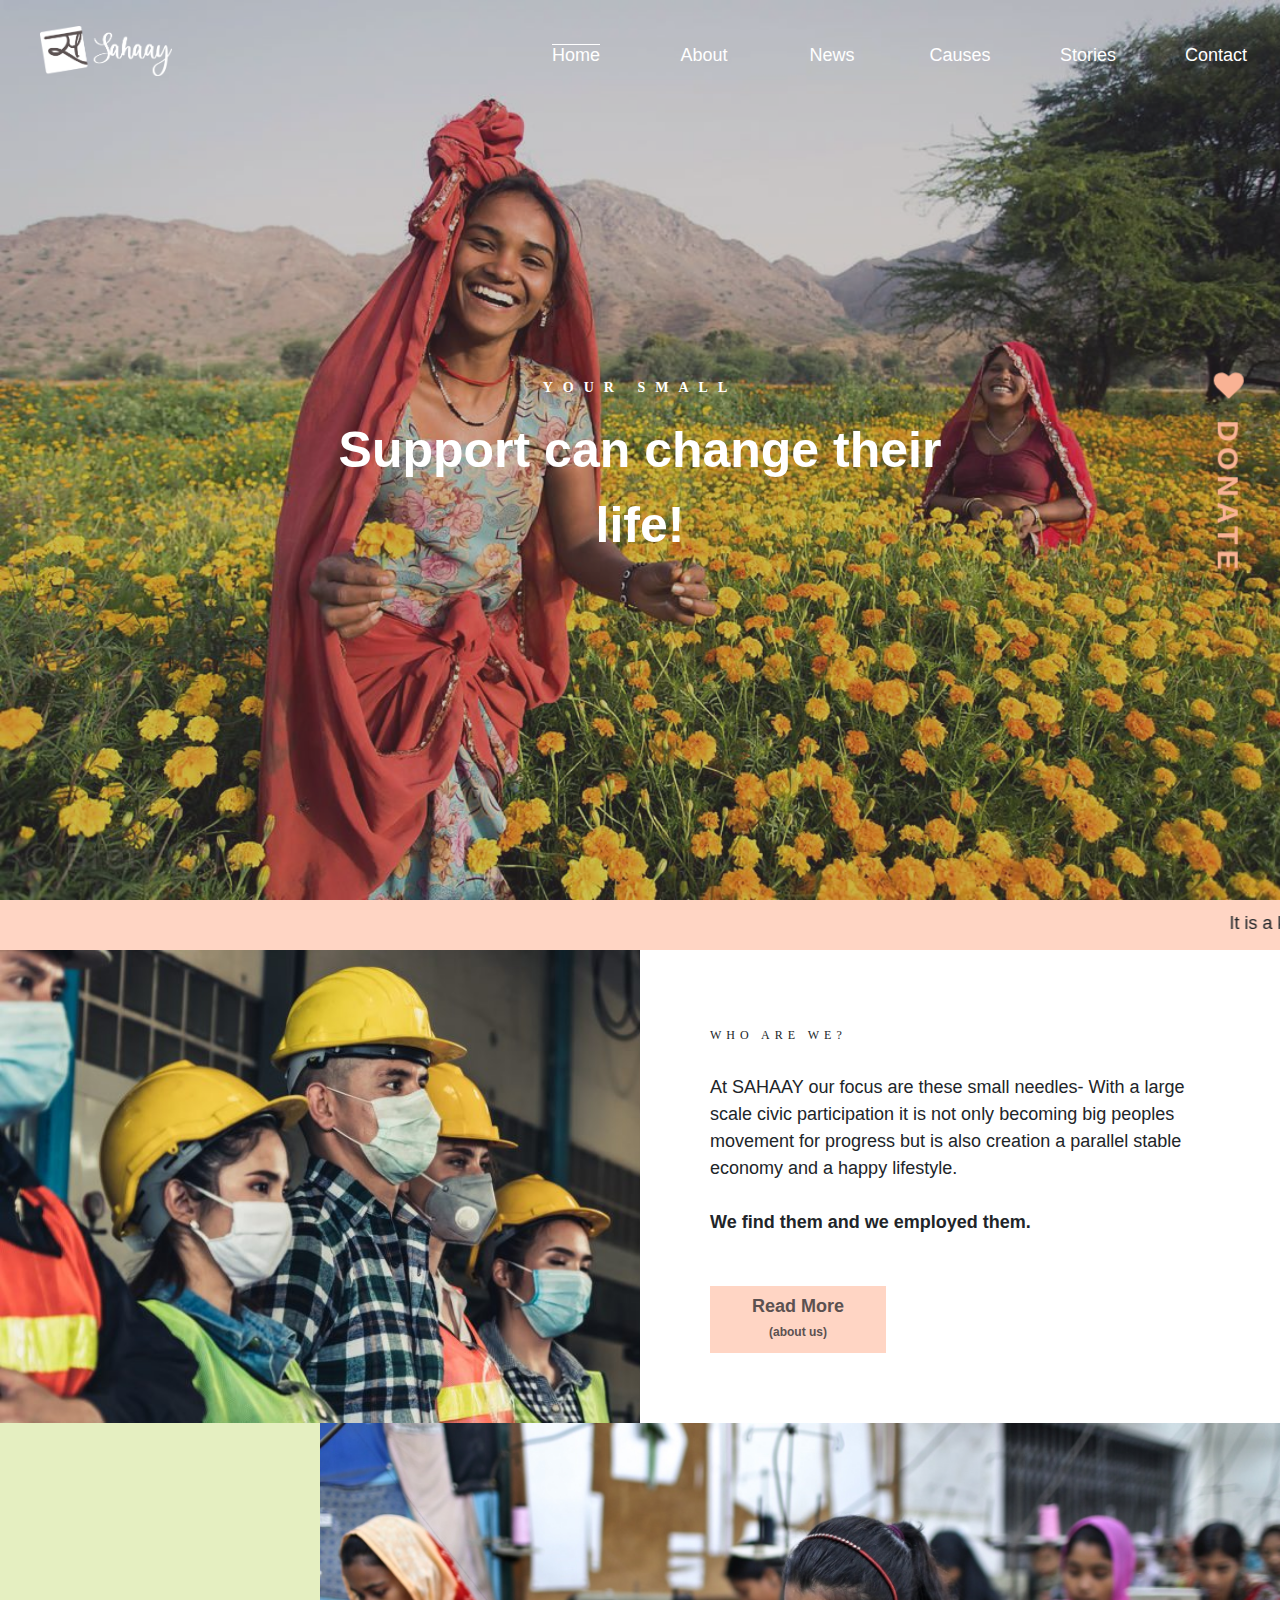
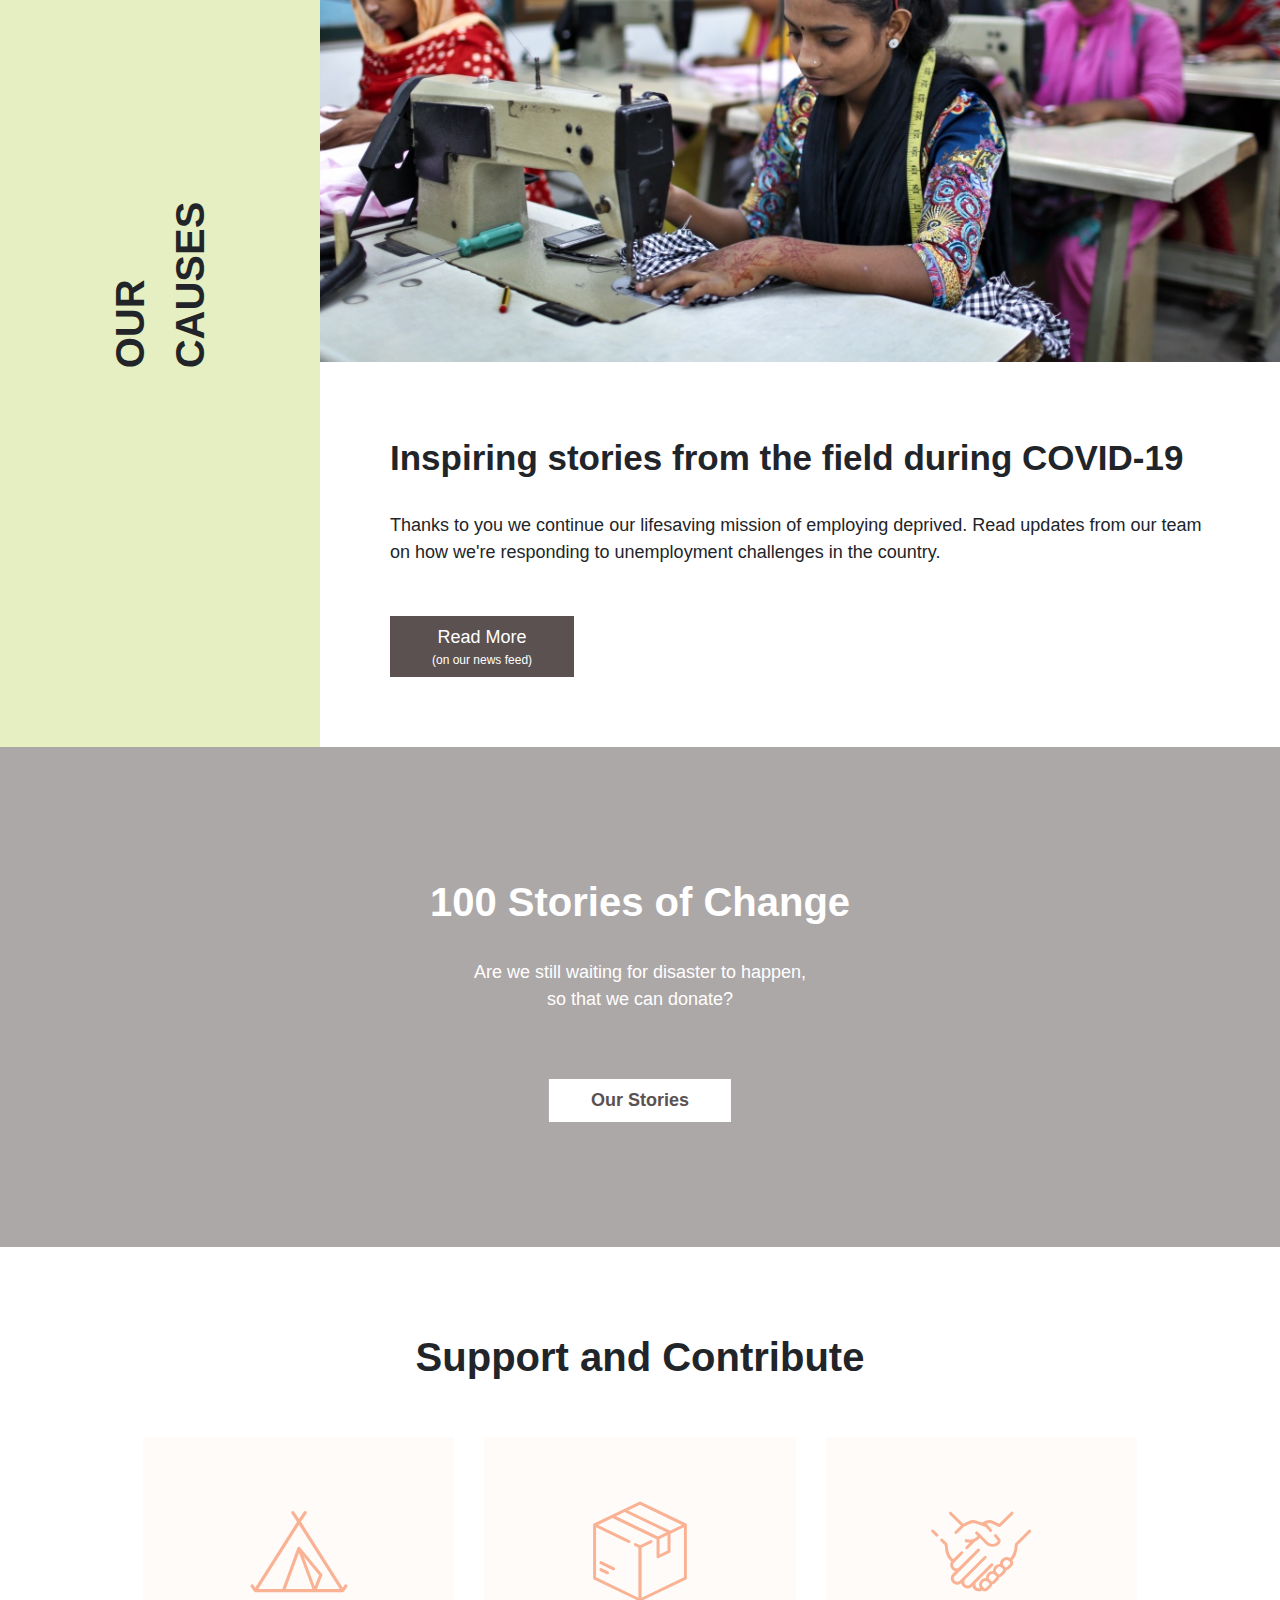
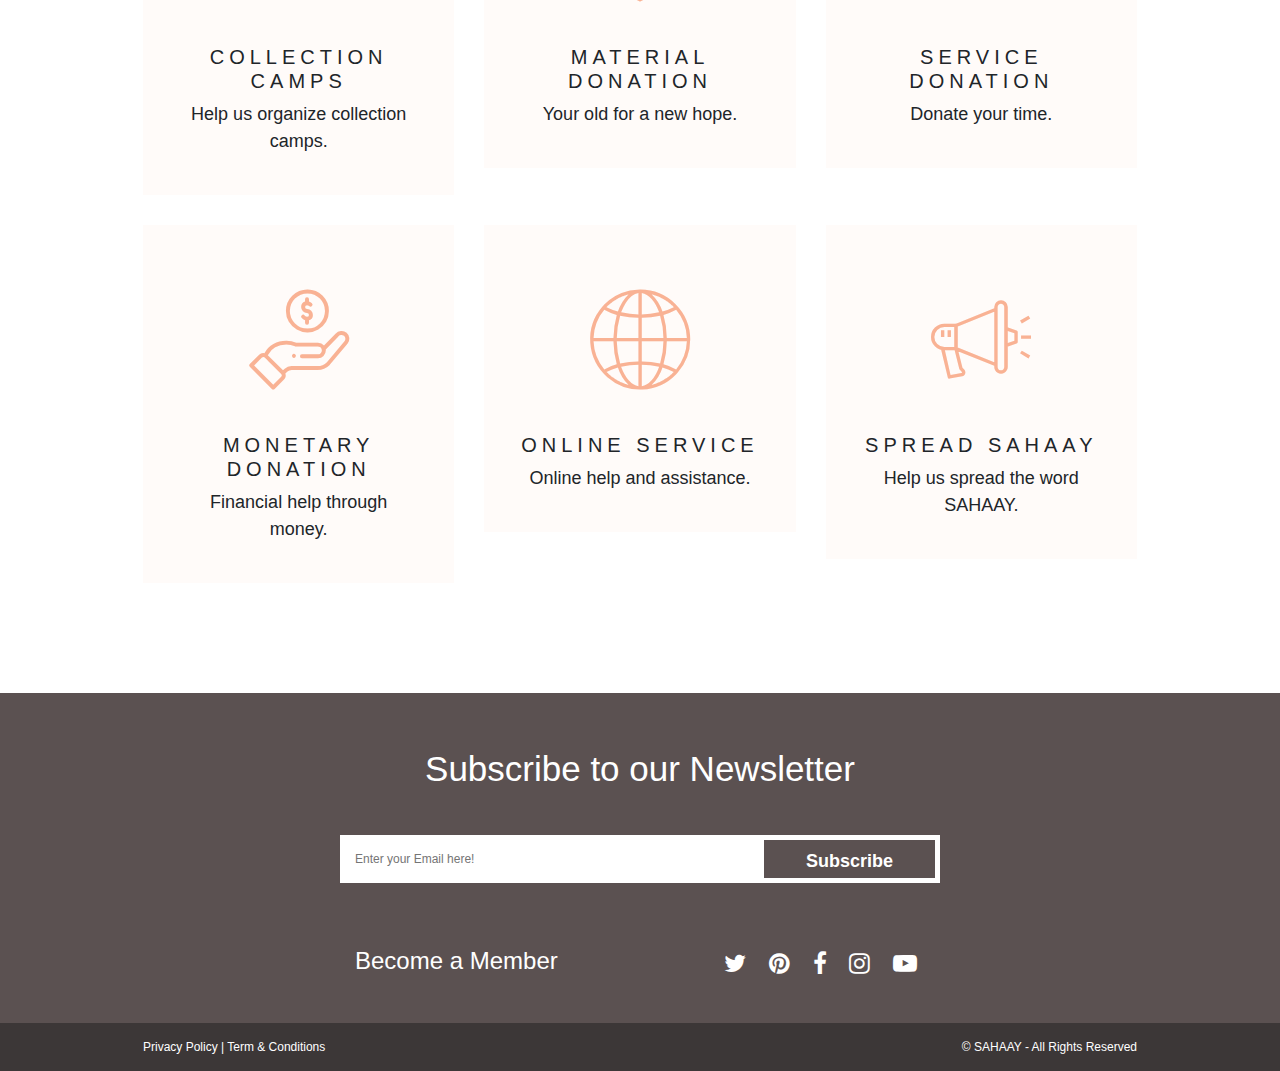
<file: index.html>
<!DOCTYPE html>
<html>
<head>
	<meta charset="utf-8"/>
	<meta http-equiv="X-UA-Compatible" content="IE=edge"/>
	<meta name="viewport" content="width=device-width, initial-scale=1.0">
	<link rel="icon" href="/images/sahay.png">
	<title>Home - SAHAAY</title>
	<link rel="stylesheet" href="css/homepage.css" />
	<link rel="stylesheet" href="https://cdnjs.cloudflare.com/ajax/libs/font-awesome/4.7.0/css/font-awesome.min.css" />
	<link rel="stylesheet" href="https://cdn.jsdelivr.net/npm/bootstrap@4.5.3/dist/css/bootstrap.min.css" />

	<link rel="stylesheet" href="css/flaticon.css" />
</head>
<body class="m-0 p-0">
	<!-- Navigation Bar --> 
	<div class="header bg-transparent text-center w-100">
        <div class="float-left text-white logo d-inline-block h-100"><img src="images/white_logo.png" width="auto"></div>
        <nav class="menu float-right h-100">
            <input type="checkbox" id="menuToggle">
            <label for="menuToggle" class="menu-icon"><i class="fa fa-bars text-white"></i></label>
            <ul>
                <a href="index.html" class="text-decoration-none d-inline-block text-white" style="text-decoration: overline !important;"><li>Home</li></a>
                <a href="about.html" class="text-decoration-none d-inline-block text-white"><li>About</li></a>
                <a href="news.html" class="text-decoration-none d-inline-block text-white"><li>News</li></a>
                <a href="causes.html" class="text-decoration-none d-inline-block text-white"><li>Causes</li></a>
                <a href="stories.html" class="text-decoration-none d-inline-block text-white"><li>Stories</li></a>
                <a href="contact.html" class="text-decoration-none d-inline-block text-white"><li>Contact</li></a>
            </ul>
        </nav>
	</div>

	<!--Landing Section-->
	<div class="landing-section h-100 w-100" style="background-image: url('images/landing.jpg');">
		<div class="h-100 w-100" style="background-color: #5B5151; opacity: 0.3; z-index: -1;"></div>
		<div class="headline text-white text-center">
			<span class="text-uppercase">your small</span><br>Support can change their life!
		</div>
	</div>

	<!--Donate Button-->
	<div class="donate d-inline-block position-fixed">
		<i class="fa fa-heart" style="color: #F9B294;" aria-hidden="true"></i>
		<div class="float-right text-uppercase"><a href="donate.html" class="text-decoration-none" style="color: #F9B294;">Donate</a></div>
	</div>

	<!--Marquee-->
	<div class="marquee" style="background-color: #FFD5C4;">
		<marquee>It is a kindly act to assist the fallen.  <span>- Ovid</span></marquee>
	</div>

	<!--About Us Section-->
	<div id="aboutus" class="about row">
		<div class="col-lg-6 col-md-12 col-sm-12 about-background" style="background-image: url('images/about.jpg');"></div>
		<div class="col-lg-6 col-md-12 col-sm-12 p-0">
			<div class="about-desc">
				<span class="text-uppercase">who are we?</span><br><br>
				At SAHAAY our focus are these small needles- With a large scale civic participation it is not only becoming big peoples movement for progress but is also creation a parallel stable economy and a happy lifestyle.<br><br>
				<b>We find them and we employed them.</b><br>
				<a href="about.html" class="text-decoration-none text-dark">
					<button class="primary-button border-0 text-center" style="background-color: #FFD5C4;">
							<p>Read More</p>
							<p>(about us)</p>
					</button>
				</a>
			</div>
		</div>
	</div>

	<!--Causes Section-->
	<div class="causes row p-0">
		<div class="col-lg-3 col-md-4 col-sm-12" style="background-color: #E5EFC1;">
			<div class="text-center view">
				<div class="rotation text-uppercase d-inline-block text-left">our causes</div>
				<a href="causes.html" class="text-decoration-none text-dark">
					
				</a>
			</div>
		</div>
		<div class="col-lg-9 col-md-8 col-sm-12 p-0">
			<img src="images/news.jpg">
			<div class="news">
				<span>Inspiring stories from the field during COVID-19</span><br><br>
				Thanks to you we continue our lifesaving mission of employing deprived. Read updates from our team on how we're responding to unemployment challenges in the country.<br>
				<a href="news.html" class="text-decoration-none">
					<button class="primary-button border-0 text-center text-white font-weight-normal" style="background-color: #5B5151;">
						<p class="mb-0">Read More</p>
						<p class="mb-0">(on our news feed)</p>
					</button>
				</a>
			</div>
		</div>		
	</div>

	<!--Stories Section-->
	<div class="stories text-white text-center" style="background-image: url('images/stories.jpg');">
		<div class="stories-cover"></div>
		<div class="desc">
			<span class="heading text-center">100 Stories of Change</span><br><br>
			<p>Are we still waiting for disaster to happen,<br>so that we can donate?<br></p>
			<a href="stories.html" class="text-decoration-none d-inline-block text-white">
				<button class="primary-button border-0 text-center bg-white">
					<p class="mb-0">Our Stories</p>
				</button>
			</a>
		</div>
	</div>
	
	<!--Support Section-->
	<div class="support">
		<div class="heading text-center">Support and Contribute</div>
		<div class="row" style="margin-top: 50px">
			<div class="col-xl-4 col-lg-4 col-md-6 col-sm-12" data-aos="fade-up">
				<div class="single_feature">
					<div class="icon"><span class="flaticon-tent"></span></div>
					<div class="desc">
						<h4 class="mt-3 mb-2">collection camps</h4>
						<p>Help us organize collection camps.</p>
					</div>
				</div>
			</div>
			<div class="col-xl-4 col-lg-4 col-md-6 col-sm-12" data-aos="fade-up">
				<div class="single_feature">
					<div class="icon"><span class="flaticon-box"></span></div>
					<div class="desc">
						<h4 class="mt-3 mb-2">material donation</h4>
						<p>Your old for a new hope.</p>
					</div>
				</div>
			</div>
			<div class="col-xl-4 col-lg-4 col-md-6 col-sm-12" data-aos="fade-up">
				<div class="single_feature">
					<div class="icon"><span class="flaticon-no-racism"></span></div>
					<div class="desc">
						<h4 class="mt-3 mb-2">service donation</h4>
						<p>Donate your time.</p>
					</div>
				</div>
			</div>
			<div class="col-xl-4 col-lg-4 col-md-6 col-sm-12" data-aos="fade-up">
				<div class="single_feature">
					<div class="icon"><span class="flaticon-hand"></span></div>
					<div class="desc">
						<h4 class="mt-3 mb-2">monetary donation</h4>
						<p>Financial help through money.</p>
					</div>
				</div>
			</div>
			<div class="col-xl-4 col-lg-4 col-md-6 col-sm-12" data-aos="fade-up">
				<div class="single_feature">
					<div class="icon"><span class="flaticon-globe"></span></div>
					<div class="desc">
						<h4 class="mt-3 mb-2">online service</h4>
						<p>Online help and assistance.</p>
					</div>
				</div>
			</div>
			<div class="col-xl-4 col-lg-4 col-md-6 col-sm-12" data-aos="fade-up">
				<div class="single_feature">
					<div class="icon"><span class="flaticon-megaphone"></span></div>
					<div class="desc">
						<h4 class="mt-3 mb-2">spread sahaay</h4>
						<p>Help us spread the word SAHAAY.</p>
					</div>
				</div>
			</div>
		</div>
	</div>

	<!--Footer-->
	<div class="footer text-center text-white">
		<span class="font-weight-normal">Subscribe to our Newsletter</span><br>
		<form class="position-relative" action="contact.html">
			<input class="bg-white" placeholder="Enter your Email here!">
			<button class="primary-button mt-0 h-100 text-center text-white" style="background-color: #5B5151;">Subscribe</button>
		</form>
		<div class="social row p-0">
			<div class="col-lg-6 col-sm-6 text-lg-left member">
				Become a Member
			</div>
			<div class="col-lg-6 col-sm-6 text-lg-right">
				<i class="fa fa-twitter p-2"></i>
				<i class="fa fa-pinterest p-2"></i>
				<i class="fa fa-facebook p-2"></i>
				<i class="fa fa-instagram p-2"></i>
				<i class="fa fa-youtube-play p-2"></i>
			</div>
		</div>
	</div>
	<div class="footer-line row">
		<div class="row">
			<div class="col-6 text-left text-white">Privacy Policy | Term & Conditions</div>
			<div class="col-6 text-right text-white">© SAHAAY - All Rights Reserved</div>
		</div>
    </div>

</body>
</html>
</file>
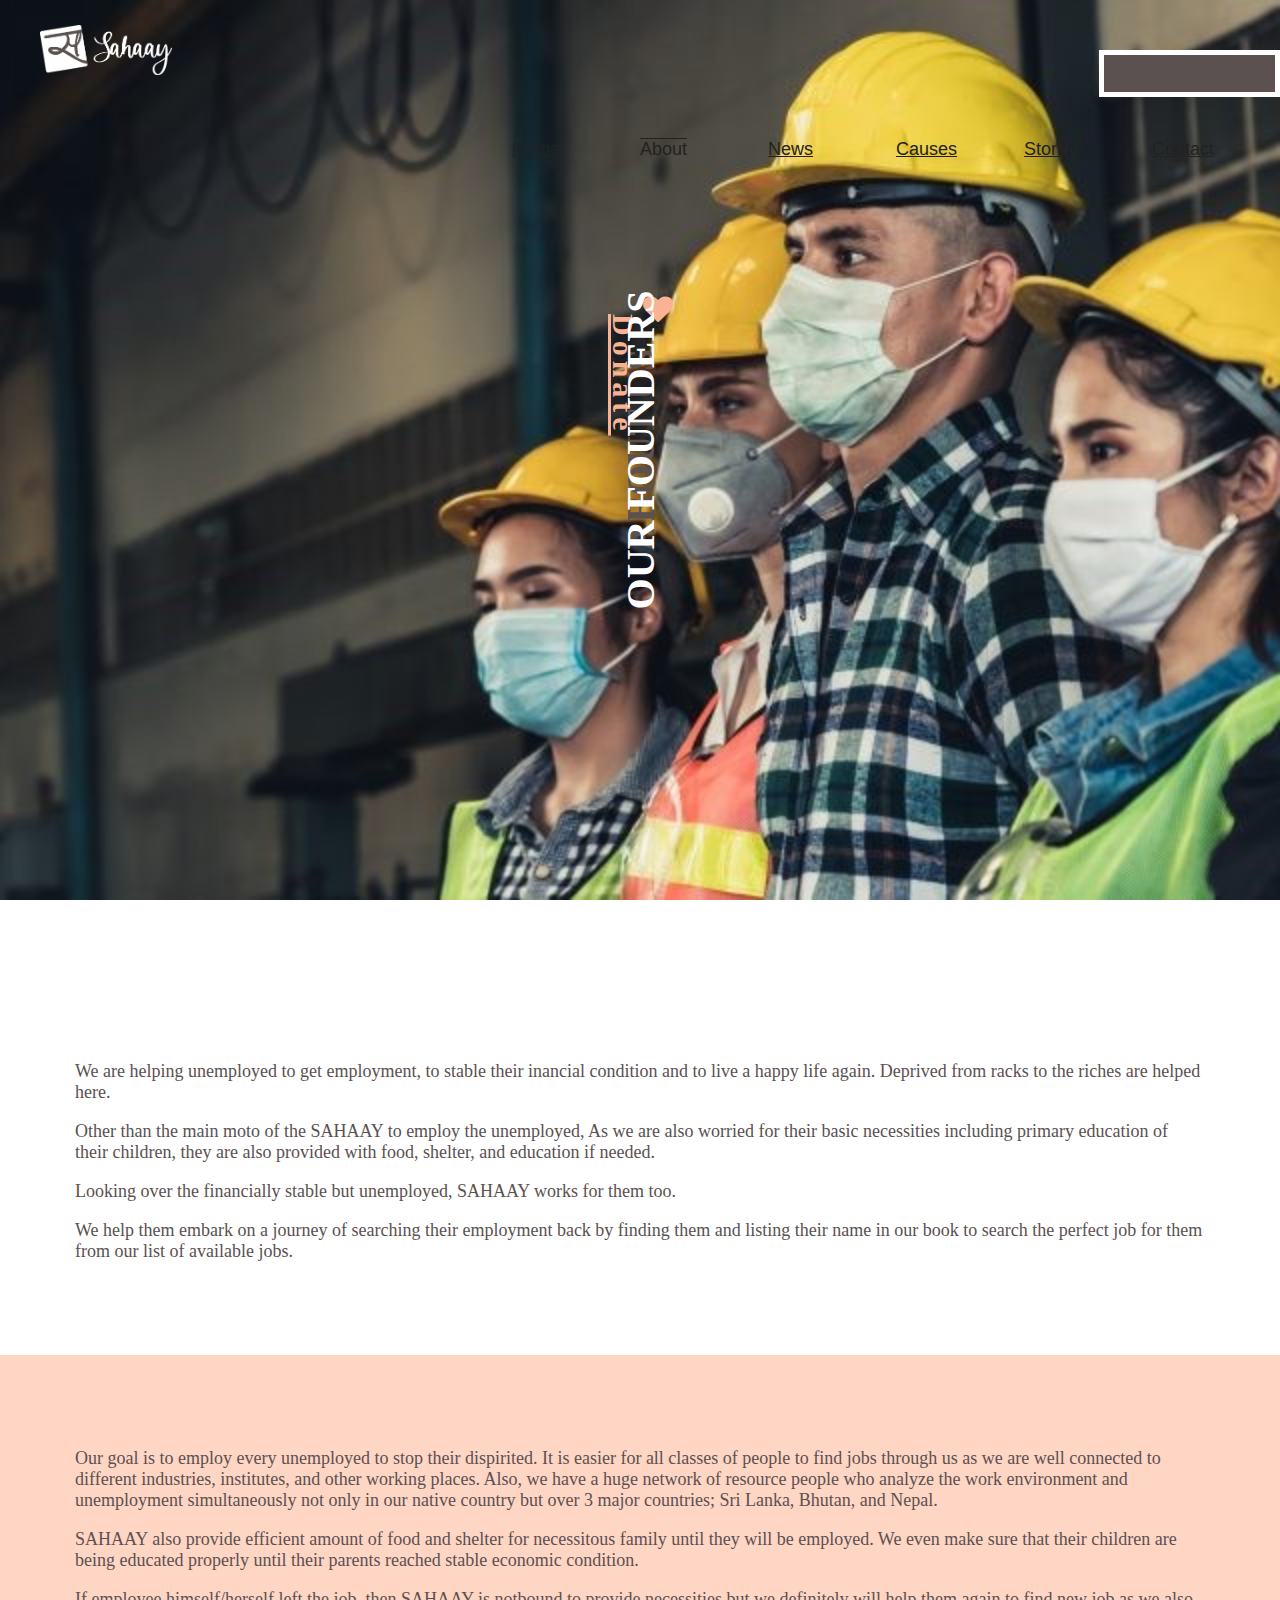
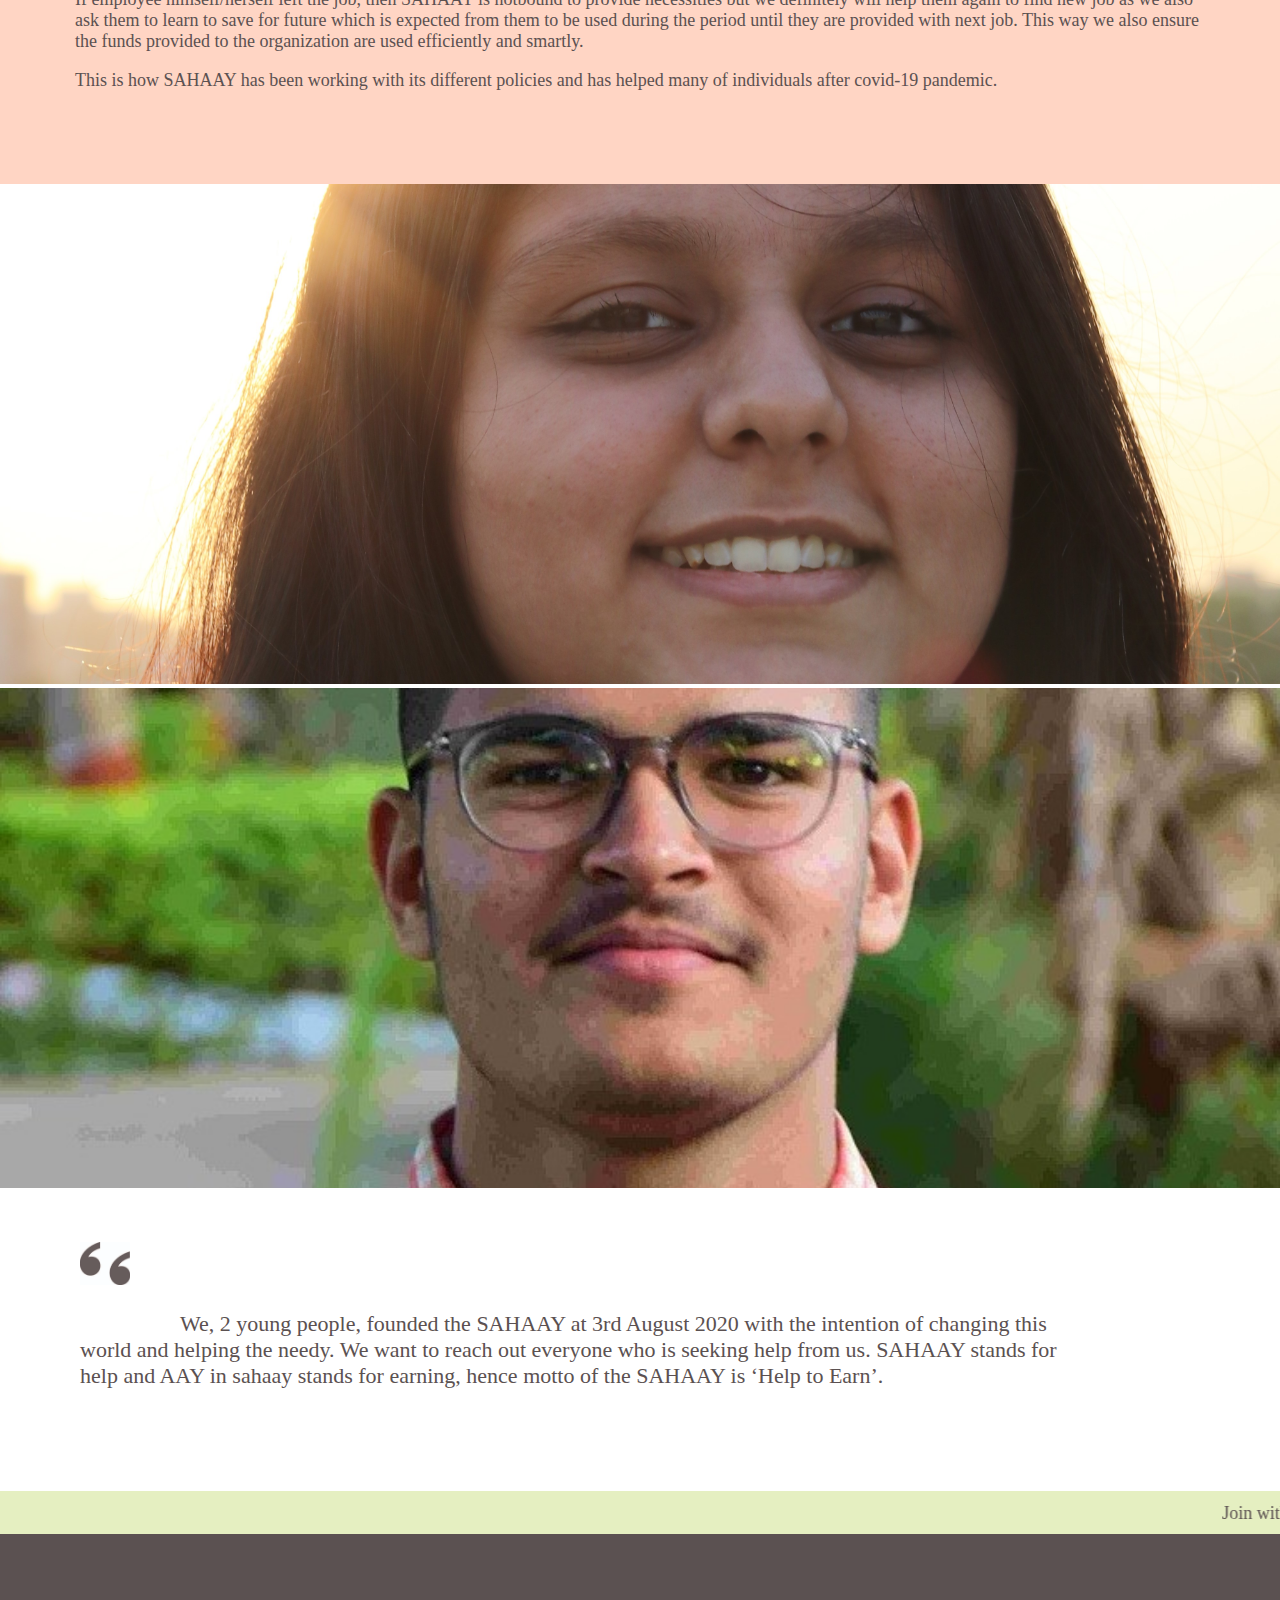
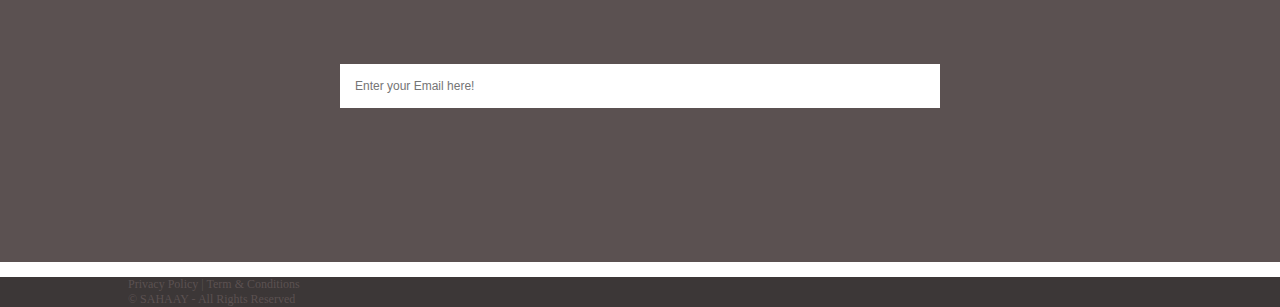
<file: about.html>
<!DOCTYPE html>
<html lang="en">
<head>
    <meta charset="UTF-8">
    <meta name="viewport" content="width=device-width, initial-scale=1.0">
    <link rel="icon" href="/images/sahay.png">
    <title>About - SAHAAY</title>
    <link rel="stylesheet" href="css/about.css">
    <link rel="stylesheet" href="https://cdnjs.cloudflare.com/ajax/libs/font-awesome/4.7.0/css/font-awesome.min.css">
    <link rel="stylesheet" href="https://cdn.jsdelivr.net/npm/bootstrap@4.5.3/dist/css/bootstrap.min.css" integrity="sha384-TX8t27EcRE3e/ihU7zmQxVncDAy5uIKz4rEkgIXeMed4M0jlfIDPvg6uqKI2xXr2" crossorigin="anonymous">
</head>
<body>
    <!-- Navigation Bar --> 
	<div class="header bg-transparent text-center w-100">
        <div class="float-left text-white logo"><img src="images/white_logo.png" width="auto"></div>
        <nav class="menu float-right">
            <input type="checkbox" id="menuToggle">
            <label for="menuToggle" class="menu-icon"><i class="fa fa-bars text-white"></i></label>
            <ul>
                <a href="index.html" class="text-decoration-none d-inline-block text-white"><li>Home</li></a>
                <a href="about.html" class="text-decoration-none d-inline-block text-white" style="text-decoration: overline !important;"><li>About</li></a>
                <a href="news.html" class="text-decoration-none d-inline-block text-white"><li>News</li></a>
                <a href="causes.html" class="text-decoration-none d-inline-block text-white"><li>Causes</li></a>
                <a href="stories.html" class="text-decoration-none d-inline-block text-white"><li>Stories</li></a>
                <a href="contact.html" class="text-decoration-none d-inline-block text-white"><li>Contact</li></a>
            </ul>
        </nav>
    </div>
    
    <!-- Landing Section -->
    <div class="landing-section row ml-0 mr-0">
        <div class="col-lg-6 col-md-12 col-sm-12 col-xs-12 main" style="background-color: #E5EFC1;">
            <p class="intro d-inline-block font-weight-normal">
                Welcome to SAHAAY. A place to create stable economy and happy lifestyle.
            </p>
        </div>
        <div class="landing-section col-lg-6 col-md-12 col-sm-12 col-xs-12 p-0" style="background-image: url('images/about_1.jpg');"></div>
    </div>

     <!--Donate Button-->
     <div class="donate d-inline-block position-fixed">
		<i class="fa fa-heart" style="color: #F9B294;" aria-hidden="true"></i>
		<div class="float-right text-uppercase"><a href="donate.html" class="text-decoration-none" style="color: #F9B294;">Donate</a></div>
	</div>

    <!-- About us Page -->
    <div class="about row">
        <div class="col-lg-3 col-md-12" style="background-color: #CFDBA4;">
            <div class="about-us text-center">
                <div class="rotation text-uppercase d-inline-block">ABOUT US</div>
            </div>
        </div>
        <div class="col-lg-6 col-md-12 p-0">
            <div class="about-desc">
                <p>
                We are helping unemployed to get employment, to stable their inancial condition and to live a happy life again. Deprived from racks to the riches are helped here.
                </p>
                <p>
                    Other than the main moto of the SAHAAY to employ the unemployed, As we are also worried for their basic necessities including primary education of their children, they are also provided with food, shelter, and education if needed.
                </p>
                <p>
                    Looking over the financially stable but unemployed, SAHAAY works for them too.
                </p>
                <p>
                    We help them embark on a journey of searching their employment back by finding them and listing their name in our book to search the perfect job for them from our list of available jobs.
                </p>
            </div>
        </div>
        <div class="col-lg-3 col-md-12" style="background-color: #E5EFC1"></div>
    </div>

    <!-- Goal Page -->
    <div class="goal row">
        <div class="col-lg-6 goal-image" style="background-image: url('images/about_child.jpg'); "></div>

        <div class="col-lg-6 col-md-12 p-0">
            <div class="goal-desc">
                <p>
                    Our goal is to employ every unemployed to stop their dispirited. It is easier for all classes of people to find jobs through us as we are well connected to different industries, institutes, and other working places. Also, we have a huge network of resource people who analyze the work environment and unemployment simultaneously not only in our native country but over 3 major countries; Sri Lanka, Bhutan, and Nepal.
                </p>
                <p>
                    SAHAAY also provide efficient amount of food and shelter for necessitous family until they will be employed. We even make sure that their children are being educated properly until their parents reached stable economic condition.
                </p>
                
                <p>
                    If employee himself/herself left the job, then SAHAAY is notbound to provide necessities but we definitely will help them again to find new job as we also ask them to learn to save for future which is expected from them to be used during the period until they are provided with next job. This way we also ensure the funds provided to the organization are used efficiently and smartly.
                </p>
                <p>
                    This is how SAHAAY has been working with its different policies and has helped many of individuals after covid-19 
                    pandemic. 
                </p>
            </div>
        </div>
    </div>

    <!-- Founders -->
    <div class="founders row position-relative">
        <div class="col-lg-3 col-md-12" style="background-color: #F9B294;">
            <div class="our_founders text-center">
                <div class="rotation text-uppercase d-inline-block text-left" style="color: white;">OUR FOUNDERS</div>
            </div>
        </div>

        <div class="col-lg-9 col-md-12 p-0">
            <div>
                <div class="row images ml-0 mr-0">
                    <div class="col col-xs-12 p-0">
                        <img src="images/about_y.jpg" alt="">
                    </div>
                    <div class="col col-xs-12 p-0">
                        <img src="images/about_aash.jpg" alt="">
                    </div>
                </div>

                <div class="quote">
                    <img src="images/quotes.jpg" alt="">
                    <p>
                        We, 2 young people, founded the SAHAAY at 3rd August 2020 with the intention of changing this world and helping the needy. We want to reach out everyone who is seeking help from us. SAHAAY stands for help and AAY in sahaay stands for earning, hence motto of the SAHAAY is ‘Help to Earn’. 
                    </p>
                </div>
            </div>
        </div>
    </div>

    <!--Marquee-->
    <div class="marquee" style="background-color: #E5EFC1;">
        <marquee>Join with us on this beautiful journey today!<span class="marque-bold text-uppercase font-weight-bold">become a member</span></marquee>
    </div>

    <!--Footer-->
	<div class="footer text-center text-white">
		<span class="font-weight-normal">Subscribe to our Newsletter</span><br>
		<form class="position-relative" action="contact.html">
			<input class="bg-white" placeholder="Enter your Email here!">
			<button class="primary-button mt-0 h-100 text-center text-white" style="background-color: #5B5151;">Subscribe</button>
		</form>
		<div class="social row p-0">
			<div class="col-lg-6 col-sm-6 text-lg-left">
				Become a Member
			</div>
			<div class="col-lg-6 col-sm-6 text-lg-right">
				<i class="fa fa-twitter p-2"></i>
				<i class="fa fa-pinterest p-2"></i>
				<i class="fa fa-facebook p-2"></i>
				<i class="fa fa-instagram p-2"></i>
				<i class="fa fa-youtube-play p-2"></i>
			</div>
		</div>
	</div>
	<div class="footer-line row">
		<div class="row">
			<div class="col-6 text-left text-white">Privacy Policy | Term & Conditions</div>
			<div class="col-6 text-right text-white">© SAHAAY - All Rights Reserved</div>
		</div>
    </div>
    
</body>
</html>
</file>
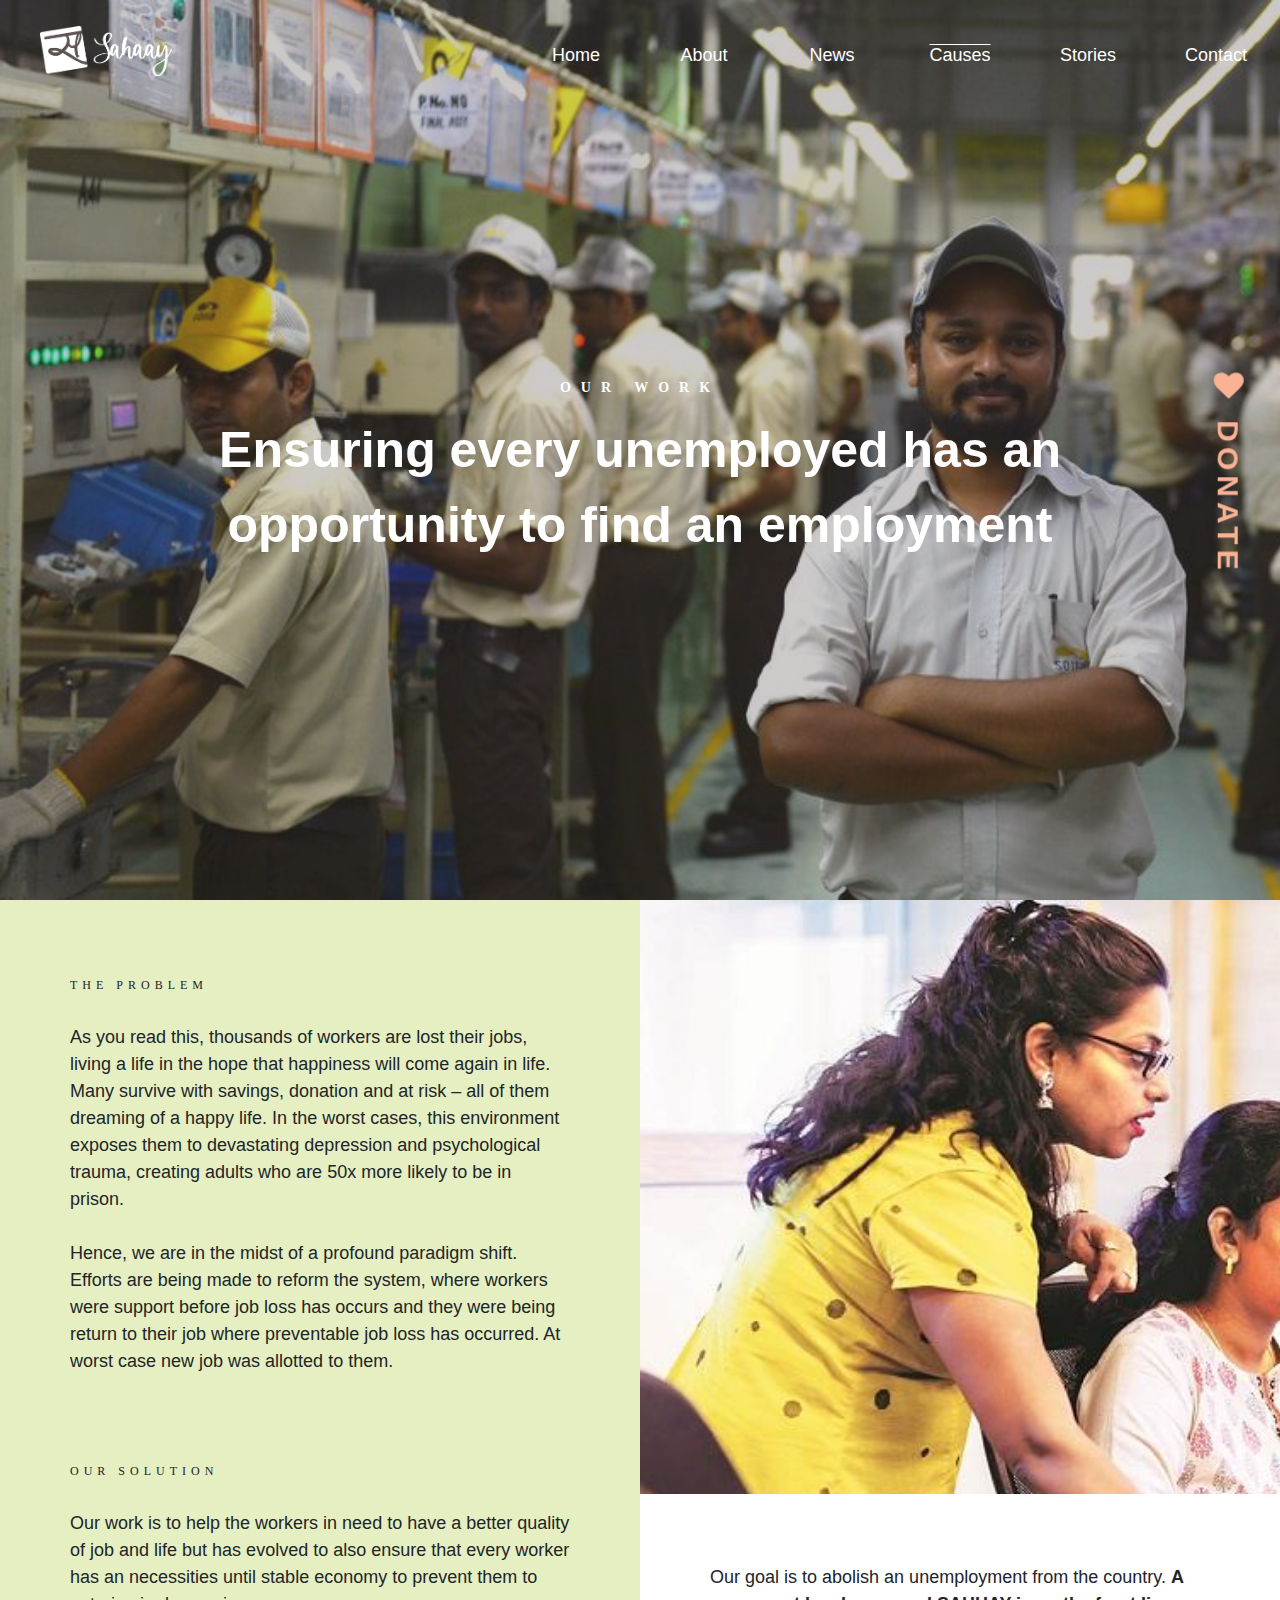
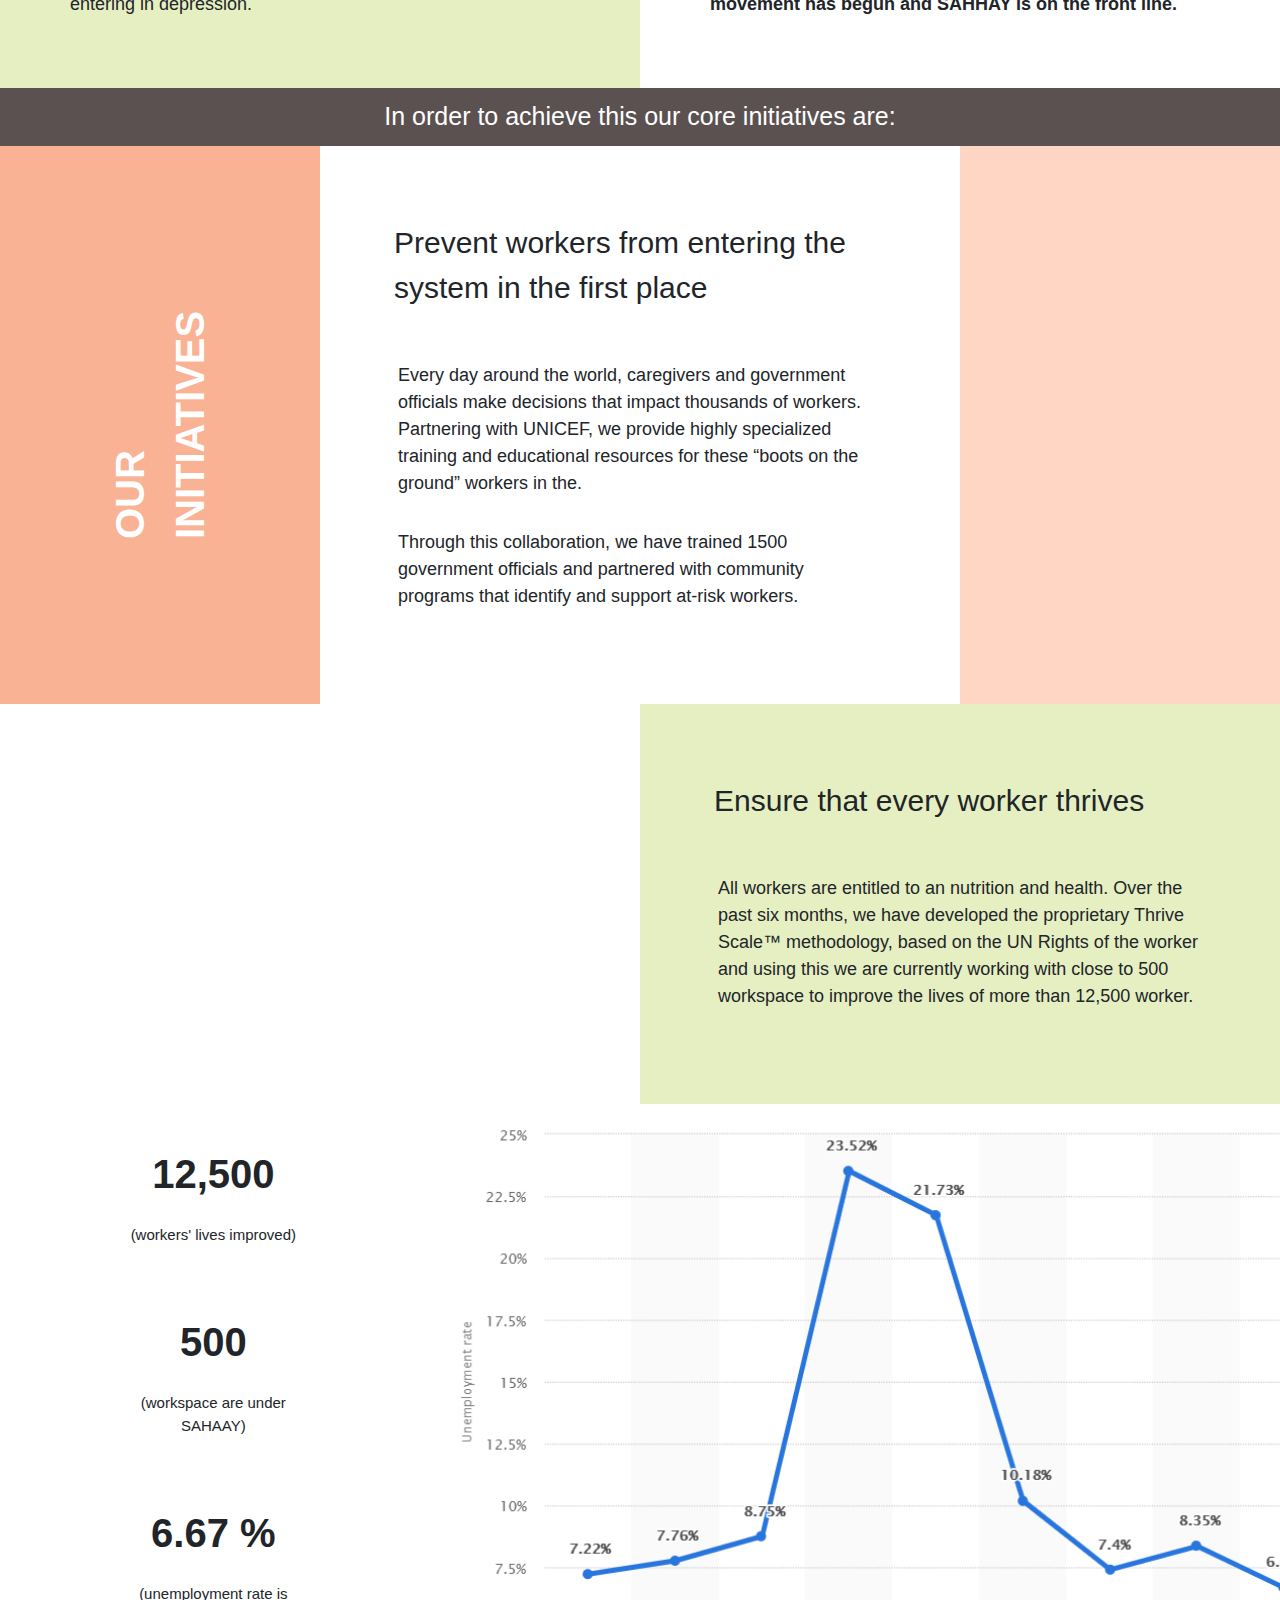
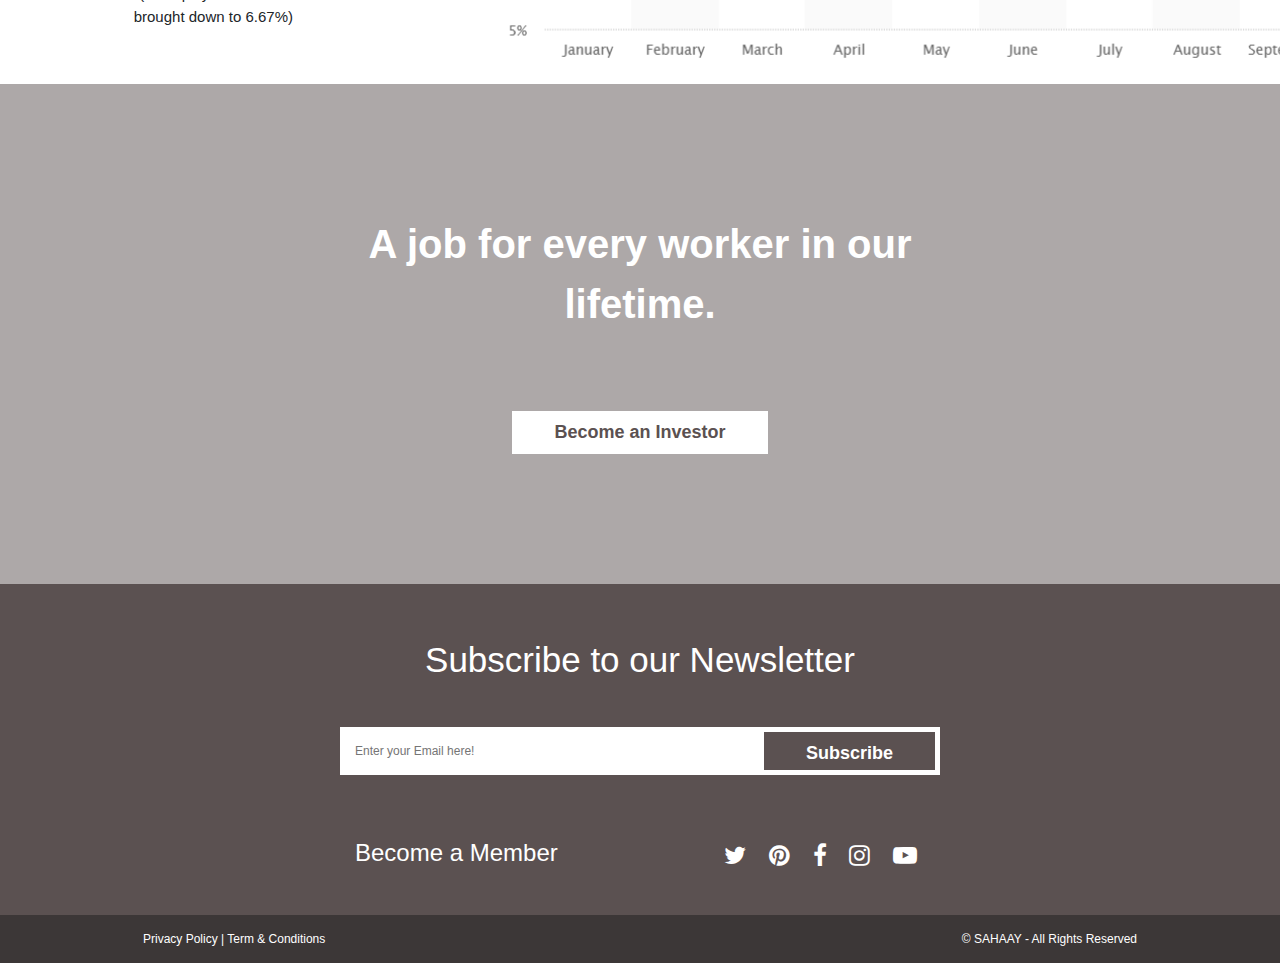
<file: causes.html>
<!DOCTYPE html>
<html>
<head>
	<meta charset="utf-8"/>
	<meta http-equiv="X-UA-Compatible" content="IE=edge"/>
	<meta name="viewport" content="width=device-width, initial-scale=1.0">
	<link rel="icon" href="/images/sahay.png">
    <title>Causes - SAHAAY</title>
	<link rel="stylesheet" href="css/causes.css" />
	<link rel="stylesheet" href="https://cdnjs.cloudflare.com/ajax/libs/font-awesome/4.7.0/css/font-awesome.min.css" />
	<link rel="stylesheet" href="https://cdn.jsdelivr.net/npm/bootstrap@4.5.3/dist/css/bootstrap.min.css" />

	<link rel="stylesheet" href="css/flaticon.css" />
</head>
<body>
	<!-- Navigation Bar --> 
	<div class="header bg-transparent text-center w-100">
        <div class="float-left text-white logo d-inline-block"><img src="images/white_logo.png" width="auto"></div>
        <nav class="menu float-right">
            <input type="checkbox" id="menuToggle">
            <label for="menuToggle" class="menu-icon"><i class="fa fa-bars text-white"></i></label>
            <ul>
                <a href="index.html" class="text-decoration-none d-inline-block text-white"><li>Home</li></a>
                <a href="about.html" class="text-decoration-none d-inline-block text-white"><li>About</li></a>
                <a href="news.html" class="text-decoration-none d-inline-block text-white"><li>News</li></a>
                <a href="causes.html" class="text-decoration-none d-inline-block text-white" style="text-decoration: overline !important;"><li>Causes</li></a>
                <a href="stories.html" class="text-decoration-none d-inline-block text-white"><li>Stories</li></a>
                <a href="contact.html" class="text-decoration-none d-inline-block text-white"><li>Contact</li></a>
            </ul>
        </nav>
	</div>

	<!--Landing Section-->
	<div class="landing-section" style="background-image: url('images/stories.jpg');">
		<div class="black-overlay"></div>
		<div class="headline text-center text-white">
			<span class="text-uppercase">our work</span><br>Ensuring every unemployed has an opportunity to find an employment
		</div>
	</div>

	<!--Donate Button-->
	<div class="donate d-inline-block position-fixed">
		<i class="fa fa-heart" style="color: #F9B294;" aria-hidden="true"></i>
		<div class="float-right text-uppercase"><a href="donate.html" class="text-decoration-none" style="color: #F9B294;">Donate</a></div>
	</div>

	<!--Problem and Solution Section-->
	<div class="pands row">
		<div class="col-lg-6 col-md-12 col-sm-12 div-1" style="background-color: #E5EFC1;">
			<span class="text-uppercase">the problem</span><br><br>
			As you read this, thousands of workers are lost their jobs, living a life in the hope that happiness will come again in life. Many survive with savings, donation and at risk – all of them dreaming of a happy life. In the worst cases, this environment exposes them to devastating depression and psychological trauma, creating adults who are 50x more likely to be in prison.<br><br>
			Hence, we are in the midst of a profound paradigm shift. Efforts are being made to reform the system, where workers were support before job loss has occurs and they were being return to their job where preventable job loss has occurred. At worst case new job was allotted to them.<br><br><br><br> 
			<span class="text-uppercase">our solution</span><br><br>
			Our work is to help the workers in need to have a better quality of job and life but has evolved to also ensure that every worker has an necessities until stable economy to prevent them to entering in depression.
		</div>
		<div class="col-lg-6 col-md-12 col-sm-12 div-2" style="background-image: url('images/causes_solution_1.jpg');">
			<div class="bg-white">
				Our goal is to abolish an unemployment from the country. <b>A movement has begun and SAHHAY is on the front line.</b>
			</div>
		</div>
	</div>

	<!--Initiatives-->
	<div class="initiatives-heading text-center text-white" style="background-color: #5B5151;">
		In order to achieve this our core initiatives are:
	</div>

    <div class="about row">
        <div class="col-lg-3 col-md-3 position-relative" style="background-color: #F9B294;">
            <div class="init text-center">
                <div class="rotation d-inline-block text-uppercase text-left" style="color: white;">OUR INITIATIVES</div>
            </div>
        </div>
        <div class="col-lg-6 col-md-6 div-2">
            <p class="p-1">Prevent workers from entering the system in the first place</p><br>
			<p class="p-2">Every day around the world, caregivers and government officials make decisions that impact thousands of workers. Partnering with UNICEF, we provide highly specialized training and educational resources for these “boots on the ground” workers in the.</p>
			<p class="p-2">Through this collaboration, we have trained 1500 government officials and partnered with community programs that identify and support at-risk workers.</p>
        </div>
        <div class="col-lg-3 col-md-3" style="background-color: #FFD5C4;"></div>
    </div>

    <div class="about row">
        <div class="col-lg-6 col-md-6 goal-img" style="background-image: url('images/IT_image.jpg');"></div>

        <div class="col-lg-6 col-md-6 div-2" style="background-color: #E5EFC1;">
            <p class="p-1">Ensure that every worker thrives</p><br>
			<p class="p-2">All workers are entitled to an nutrition and health. Over the past six months, we have developed the proprietary Thrive Scale™ methodology, based on the UN Rights of the worker and using this we are currently working with close to 500 workspace to improve the lives of more than 12,500 worker.</p>
        </div>
    </div>

    <!--Numbers-->
	<div class="numbers row" style="width: 100%;">
		<div class="col-lg-4 col-sm-12">
			<div class="details text-center">
				<p class="number font-weight-bold">12,500</p>
				<p class="text">(workers' lives improved)</p>
			</div>
			<div class="details text-center">
				<p class="number font-weight-bold">500</p>
				<p class="text">(workspace are under SAHAAY)</p>
			</div>
			<div class="details text-center">
				<p class="number font-weight-bold">6.67 %</p>
				<p class="text">(unemployment rate is brought down to 6.67%)</p>
			</div>
		</div>
		<div class="col-lg-8 col-md-12 col-sm-12 image" style="width: 100%;">
			<img src="images/graph.png">
		</div>
	</div>

	<!--Stories Section-->
	<div class="stories text-center" style="background-image: url('images/causes_solution.jpg')">
		<div class="black-overlay" style="opacity: .5"></div>
		<div class="investor">
			<span class="heading text-center">A job for every worker in our lifetime.</span><br><br>
			<button class="primary-button text-center bg-white">
				<p class="mb-0">Become an Investor</p>
			</button>
		</div>
	</div>

	<!--Footer-->
	<div class="footer text-center text-white">
		<span class="font-weight-normal">Subscribe to our Newsletter</span><br>
		<form class="position-relative" action="contact.html">
			<input class="bg-white" placeholder="Enter your Email here!">
			<button class="primary-button mt-0 h-100 text-center text-white" style="background-color: #5B5151;">Subscribe</button>
		</form>
		<div class="social row p-0">
			<div class="col-lg-6 col-sm-6 text-lg-left">
				Become a Member
			</div>
			<div class="col-lg-6 col-sm-6 text-lg-right">
				<i class="fa fa-twitter p-2"></i>
				<i class="fa fa-pinterest p-2"></i>
				<i class="fa fa-facebook p-2"></i>
				<i class="fa fa-instagram p-2"></i>
				<i class="fa fa-youtube-play p-2"></i>
			</div>
		</div>
	</div>
	<div class="footer-line row">
		<div class="row">
			<div class="col-6 text-left text-white">Privacy Policy | Term & Conditions</div>
			<div class="col-6 text-right text-white">© SAHAAY - All Rights Reserved</div>
		</div>
    </div>

</body>
</html>
</file>
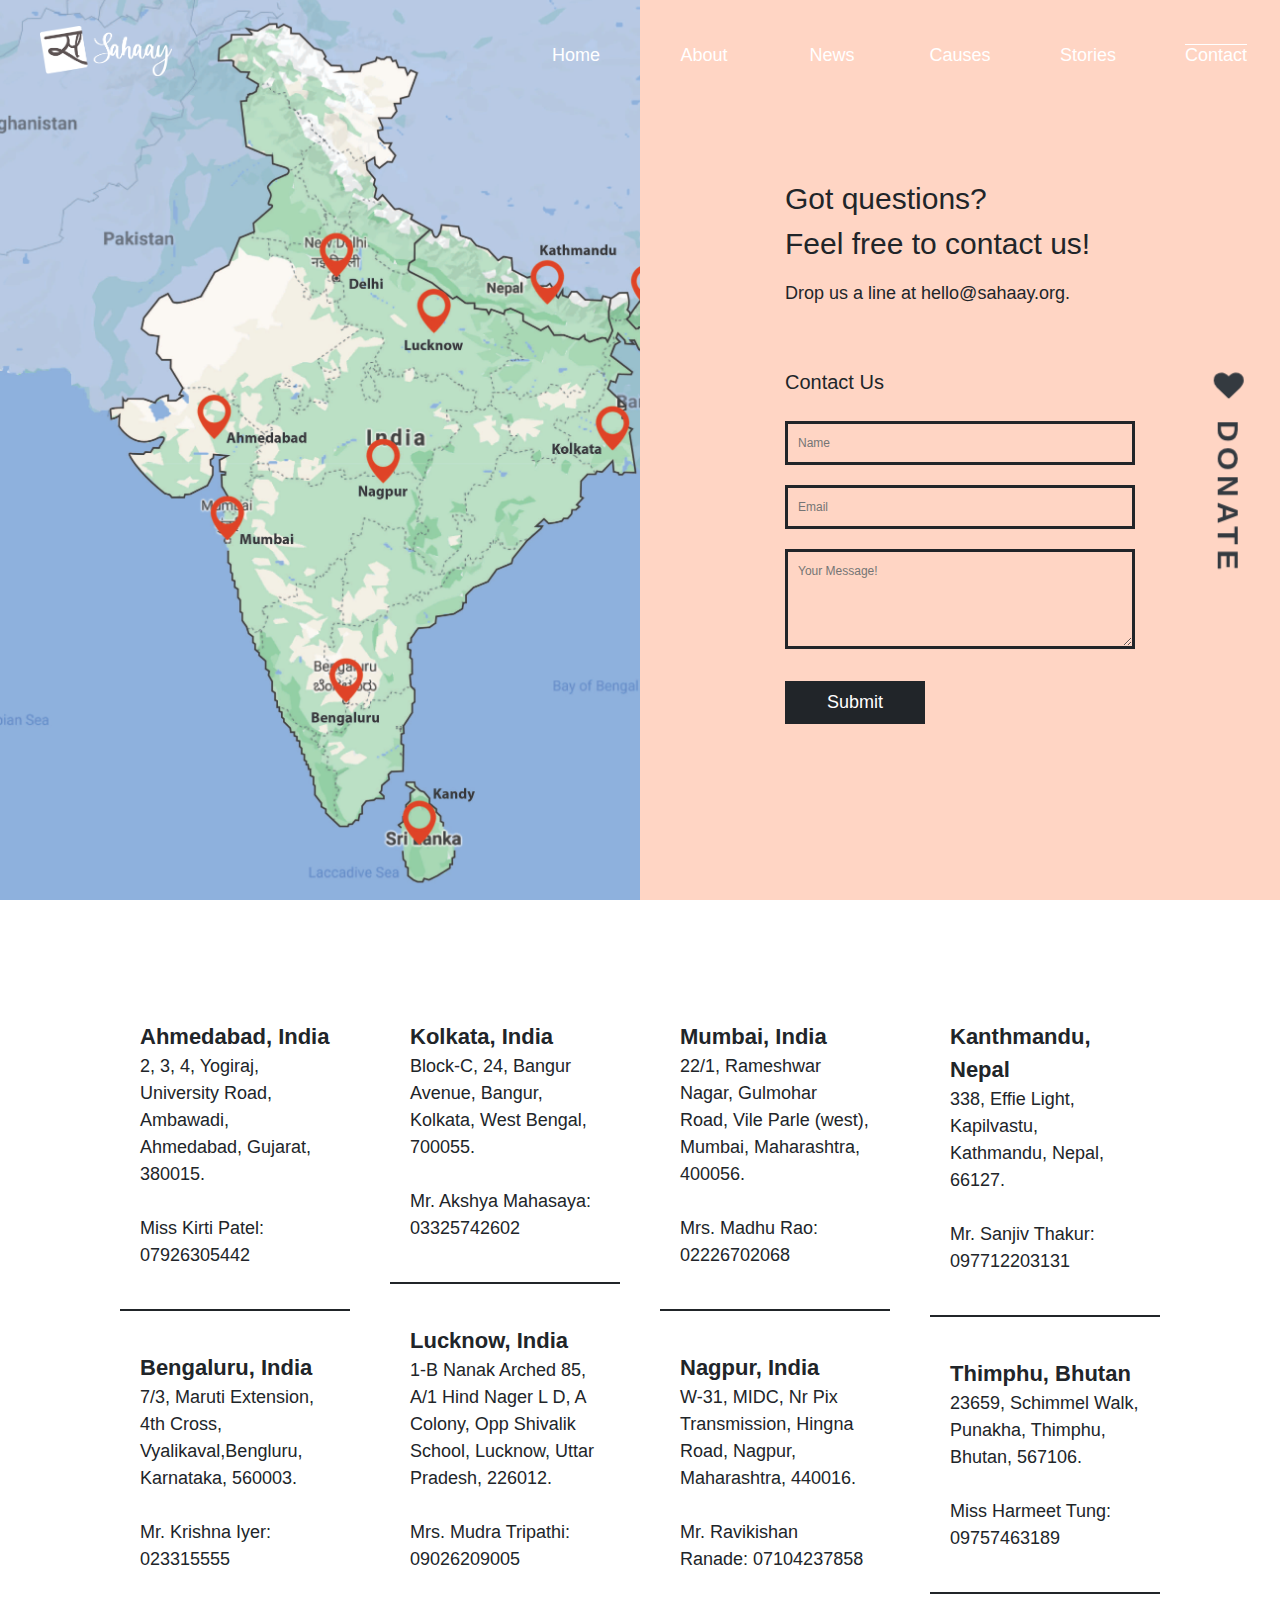
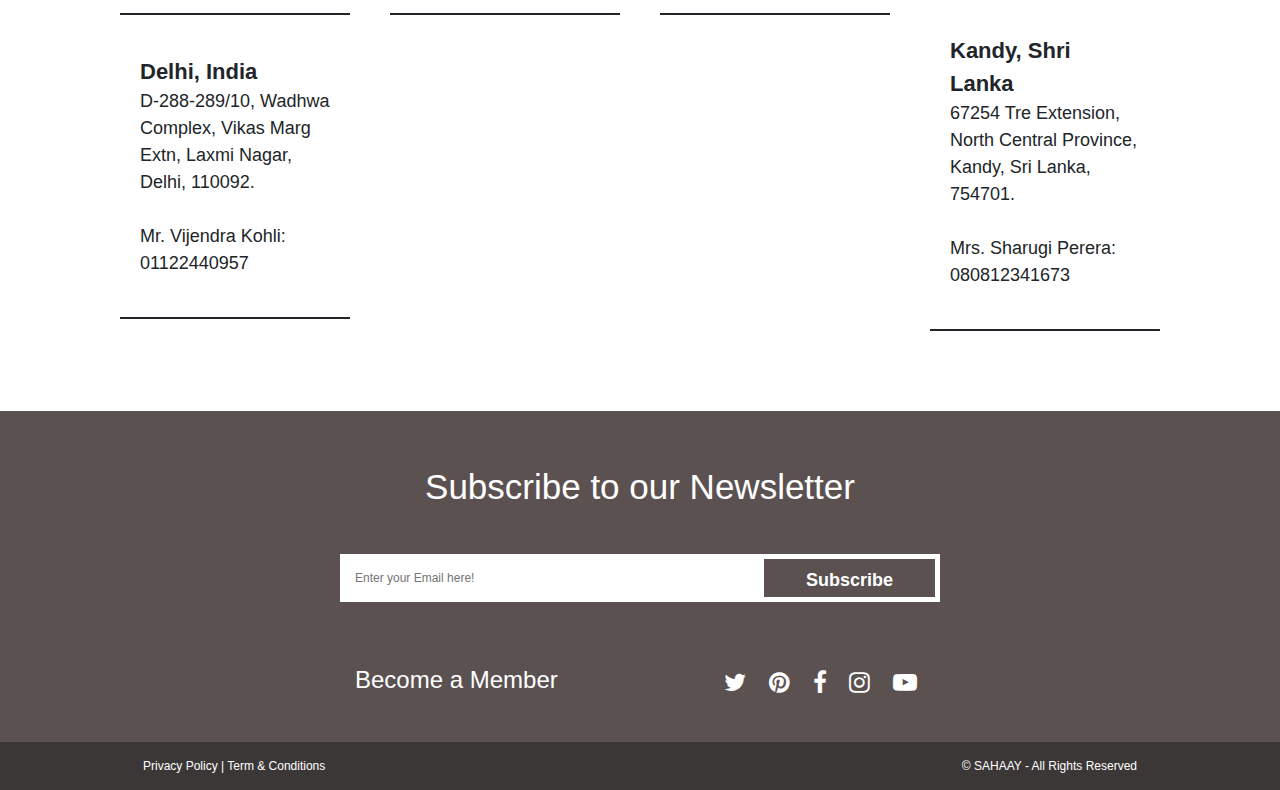
<file: contact.html>
<!DOCTYPE html>
<html>
<head>
	<meta charset="utf-8"/>
	<meta http-equiv="X-UA-Compatible" content="IE=edge"/>
	<meta name="viewport" content="width=device-width, initial-scale=1.0">
	<title>Contact - SAHAAY</title>
	<link rel="stylesheet" href="css/contact.css" />
	<link rel="stylesheet" href="https://cdnjs.cloudflare.com/ajax/libs/font-awesome/4.7.0/css/font-awesome.min.css" />
	<link rel="stylesheet" href="https://cdn.jsdelivr.net/npm/bootstrap@4.5.3/dist/css/bootstrap.min.css" />
</head>
<body>
	<!-- Navigation Bar --> 
	<div class="header bg-transparent text-center w-100">
		<div class="float-left text-white logo d-inline-block"><img src="images/white_logo.png" width="auto"></div>
		<nav class="menu float-right">
			<input type="checkbox" id="menuToggle">
			<label for="menuToggle" class="menu-icon"><i class="fa fa-bars text-white"></i></label>
			<ul>
				<a href="index.html" class="text-decoration-none d-inline-block text-white"><li>Home</li></a>
				<a href="about.html" class="text-decoration-none d-inline-block text-white"><li>About</li></a>
				<a href="news.html" class="text-decoration-none d-inline-block text-white"><li>News</li></a>
				<a href="causes.html" class="text-decoration-none d-inline-block text-white"><li>Causes</li></a>
				<a href="stories.html" class="text-decoration-none d-inline-block text-white"><li>Stories</li></a>
				<a href="contact.html" class="text-decoration-none d-inline-block text-white" style="text-decoration: overline !important;"><li>Contact</li></a>
			</ul>
		</nav>
	</div>

	<!--Donate Button-->
	<div class="donate d-inline-block position-fixed">
		<i class="fa fa-heart text-dark" aria-hidden="true"></i>
		<div class="float-right text-uppercase"><a href="donate.html" class="text-decoration-none text-dark">Donate</a></div>
	</div>

	<!--Landing Section-->
	<div class="landing-section row">
		<div class="col-lg-6 padding-0 map-image" style="background-image: url('images/map.jpg');"><img src="images/map.jpg"></div>
        <div class="col-lg-6 padding-0 contact-form" style="background-color: #FFD5C4;">
            <div class="contact-text">
                Got questions?<br>
				Feel free to contact us!<br>
				<span class="mail">Drop us a line at hello@sahaay.org.</span><br><br>
				<span class="form-title">Contact Us</span>
				<form>
					<input placeholder="Name">
					<input placeholder="Email">
					<textarea placeholder="Your Message!"></textarea> 
				</form>
				<a href="homepage.html" class="text-decoration-none d-inline-block text-white">
					<button class="primary-button" style="background-color: #212529; color: white; margin-top: 20px; font-weight: normal;">
						<p>Submit</p>
					</button>
				</a>
            </div>
        </div>
    </div>

    <!--Contact Numbers-->
    <div class="contact">
    	<div class="column">
    		<div class="details">
    			<span class="city">Ahmedabad, India</span><br>
    			2, 3, 4, Yogiraj, University Road, Ambawadi, Ahmedabad, Gujarat, 380015.<br><br>
    			<span class="operator">Miss Kirti Patel: </span>07926305442
    		</div>
    		<div class="details">
    			<span class="city">Bengaluru, India</span><br>
    			7/3, Maruti Extension, 4th Cross, Vyalikaval,Bengluru, Karnataka, 560003.<br><br>
    			<span class="operator">Mr. Krishna Iyer: </span>023315555
    		</div>
    		<div class="details">
    			<span class="city">Delhi, India</span><br>
    			D-288-289/10, Wadhwa Complex, Vikas Marg Extn, Laxmi Nagar, Delhi, 110092.<br><br>
    			<span class="operator">Mr. Vijendra Kohli: </span>01122440957
    		</div>
    	</div>

    	<div class="column">
    		<div class="details">
    			<span class="city">Kolkata, India</span><br>
    			Block-C, 24, Bangur Avenue, Bangur, Kolkata, West Bengal, 700055.<br><br>
    			<span class="operator">Mr. Akshya Mahasaya: </span>03325742602
    		</div>
    		<div class="details">
    			<span class="city">Lucknow, India</span><br>
    			1-B Nanak Arched 85, A/1 Hind Nager L D, A Colony, Opp Shivalik School, Lucknow, Uttar Pradesh, 226012.<br><br>
    			<span class="operator">Mrs. Mudra Tripathi: </span>09026209005
    		</div>
    	</div>

    	<div class="column">
    		<div class="details">
    			<span class="city">Mumbai, India</span><br>
    			22/1, Rameshwar Nagar, Gulmohar Road, Vile Parle (west), Mumbai, Maharashtra, 400056.<br><br>
    			<span class="operator">Mrs. Madhu Rao: </span>02226702068
    		</div>
    		<div class="details">
    			<span class="city">Nagpur, India</span><br>
    			W-31, MIDC, Nr Pix Transmission, Hingna Road, Nagpur, Maharashtra, 440016.<br><br>
    			<span class="operator">Mr. Ravikishan Ranade: </span>07104237858
    		</div>
    	</div>

    	<div class="column">
    		<div class="details">
    			<span class="city">Kanthmandu, Nepal</span><br>
    			338, Effie Light, Kapilvastu, Kathmandu, Nepal, 66127.<br><br>
    			<span class="operator">Mr. Sanjiv Thakur: </span>097712203131
    		</div>
    		<div class="details">
    			<span class="city">Thimphu, Bhutan</span><br>
    			23659, Schimmel Walk, Punakha, Thimphu, Bhutan, 567106.<br><br>
    			<span class="operator">Miss Harmeet Tung: </span>09757463189
    		</div>
    		<div class="details">
    			<span class="city">Kandy, Shri Lanka</span><br>
    			67254 Tre Extension, North Central Province, Kandy, Sri Lanka, 754701.<br><br>
    			<span class="operator">Mrs. Sharugi Perera: </span>080812341673
    		</div>
    	</div>
    </div>

	<!--Footer-->
	<div class="footer text-center text-white">
		<span class="font-weight-normal">Subscribe to our Newsletter</span><br>
		<form class="position-relative" action="contact.html">
			<input class="bg-white" placeholder="Enter your Email here!">
			<button class="primary-button mt-0 h-100 text-center text-white" style="background-color: #5B5151;">Subscribe</button>
		</form>
		<div class="social row p-0">
			<div class="col-lg-6 col-sm-6 text-lg-left member">
				Become a Member
			</div>
			<div class="col-lg-6 col-sm-6 text-lg-right">
				<i class="fa fa-twitter p-2"></i>
				<i class="fa fa-pinterest p-2"></i>
				<i class="fa fa-facebook p-2"></i>
				<i class="fa fa-instagram p-2"></i>
				<i class="fa fa-youtube-play p-2"></i>
			</div>
		</div>
	</div>
	<div class="footer-line row">
		<div class="row">
			<div class="col-6 text-left text-white">Privacy Policy | Term & Conditions</div>
			<div class="col-6 text-right text-white">© SAHAAY - All Rights Reserved</div>
		</div>
    </div>

</body>
</html>
</file>
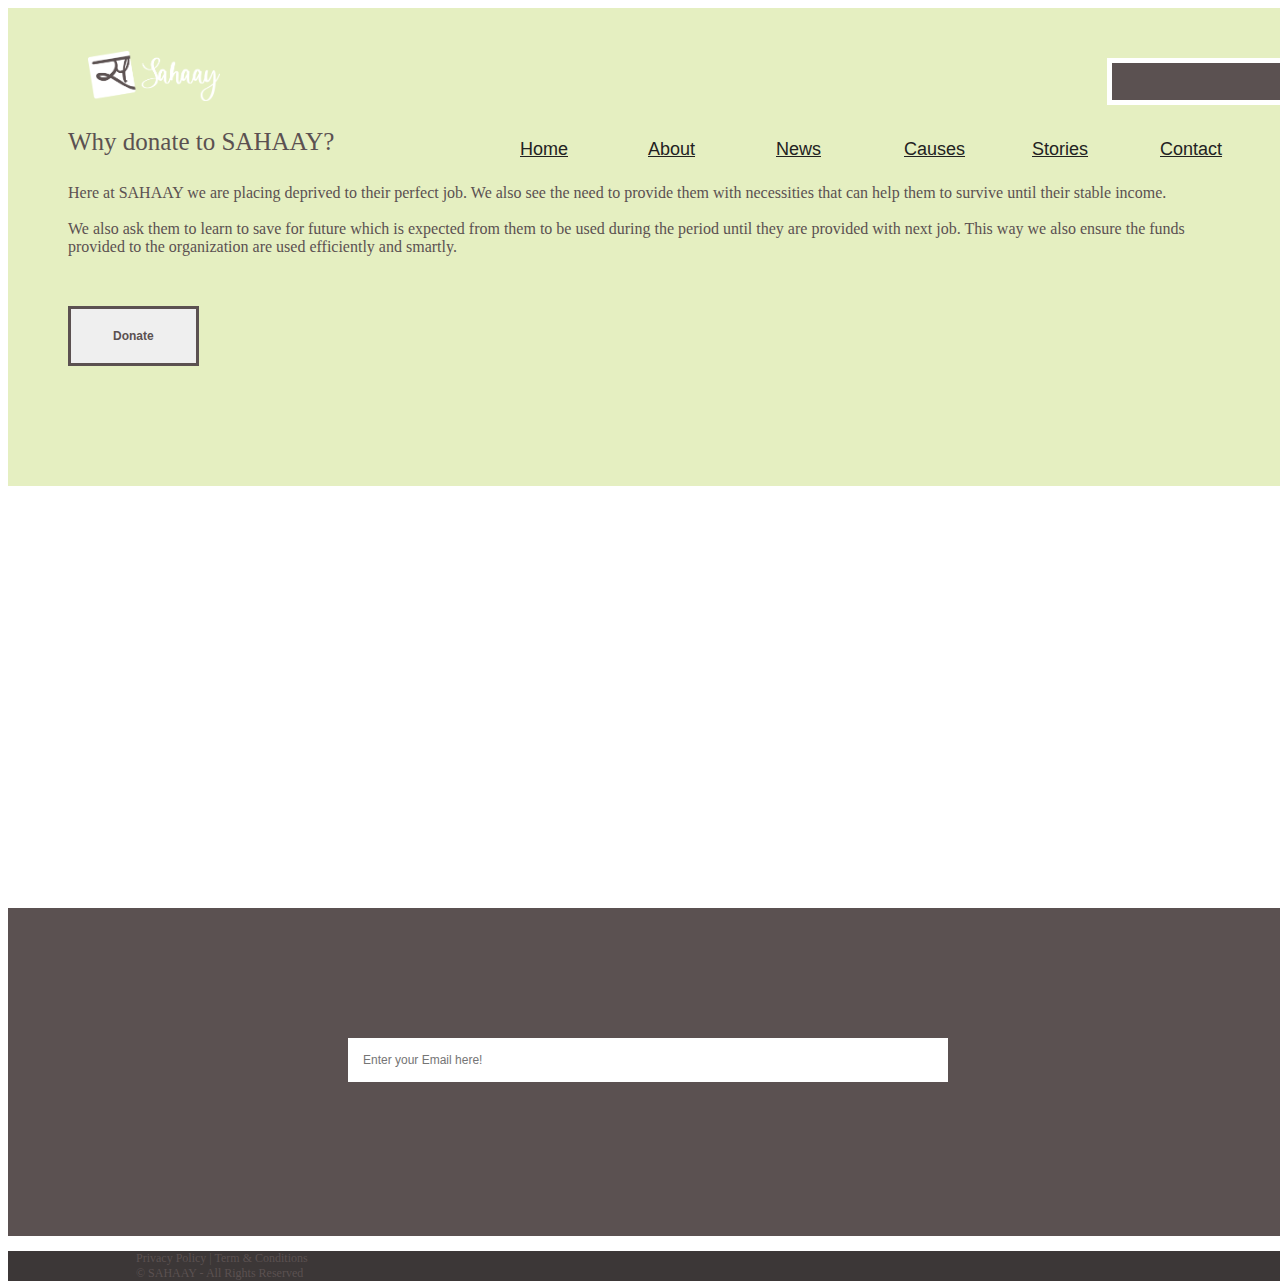
<file: donate.html>
<!DOCTYPE html>
<html lang="en">
<head>
    <meta charset="UTF-8">
    <meta name="viewport" content="width=device-width, initial-scale=1.0">
    <link rel="icon" href="/images/sahay.png">
    <title>Donate - SAHAAY</title>
    <link rel="stylesheet" href="css/donate.css">
    <link rel="stylesheet" href="https://cdnjs.cloudflare.com/ajax/libs/font-awesome/4.7.0/css/font-awesome.min.css">
    <link rel="stylesheet" href="https://cdn.jsdelivr.net/npm/bootstrap@4.5.3/dist/css/bootstrap.min.css" integrity="sha384-TX8t27EcRE3e/ihU7zmQxVncDAy5uIKz4rEkgIXeMed4M0jlfIDPvg6uqKI2xXr2" crossorigin="anonymous">
</head>
<body>
    <!-- Navigation Bar --> 
	<div class="header bg-transparent text-center w-100">
        <figure class="float-left text-white logo d-inline-block"><img src="images/white_logo.png" width="auto"></figure>
        <nav class="menu float-right">
            <input type="checkbox" id="menuToggle">
            <label for="menuToggle" class="menu-icon"><i class="fa fa-bars text-white"></i></label>
            <ul>
                <a href="index.html" class="text-decoration-none d-inline-block text-white"><li>Home</li></a>
                <a href="about.html" class="text-decoration-none d-inline-block text-white"><li>About</li></a>
                <a href="news.html" class="text-decoration-none d-inline-block text-white"><li>News</li></a>
                <a href="causes.html" class="text-decoration-none d-inline-block text-white"><li>Causes</li></a>
                <a href="stories.html" class="text-decoration-none d-inline-block text-white"><li>Stories</li></a>
                <a href="contact.html" class="text-decoration-none d-inline-block text-white"><li>Contact</li></a>
            </ul>
        </nav>
	</div>

    <!-- Landing Section -->
    <div class="landing-section row">
        <div class="col-lg-6 col-md-12 col-sm-12 p-0" style="background-color: #E5EFC1;">
            <div class="intro d-inline-block font-weight-normal">Why donate to SAHAAY?<br><br>
                <div class="desc">Here at SAHAAY we are placing deprived to their perfect job. We also see the need to provide them with necessities that can help them to survive until their stable income.<br><br>
                We also ask them to learn to save for future which is expected from them to be used during the period until they are provided with next job. This way we also ensure the funds provided to the organization are used efficiently and smartly.</div>
                <a href="homepage.html" class="text-decoration-none d-inline-block text-white">
                    <button class="primary-button text-center bg-transparent" style="border: 3px solid #5B5151;">
                        <p class="mb-0">Donate</p>
                    </button>
                </a>
            </div>
        </div>
        <div class="col-lg-6 col-md-12 col-sm-12 image" style="background-image: url('images/donate.jpg')"></div>
    </div>

    <!--Footer-->
	<div class="footer text-center text-white">
		<span class="font-weight-normal">Subscribe to our Newsletter</span><br>
		<form class="position-relative" action="contact.html">
			<input class="bg-white" placeholder="Enter your Email here!">
			<button class="primary-button mt-0 h-100 text-center text-white" style="background-color: #5B5151;">Subscribe</button>
		</form>
		<div class="social row p-0">
			<div class="col-lg-6 col-sm-6 text-lg-left member">
				Become a Member
			</div>
			<div class="col-lg-6 col-sm-6 text-lg-right">
				<i class="fa fa-twitter p-2"></i>
				<i class="fa fa-pinterest p-2"></i>
				<i class="fa fa-facebook p-2"></i>
				<i class="fa fa-instagram p-2"></i>
				<i class="fa fa-youtube-play p-2"></i>
			</div>
		</div>
	</div>
	<div class="footer-line row">
		<div class="row">
			<div class="col-6 text-left text-white">Privacy Policy | Term & Conditions</div>
			<div class="col-6 text-right text-white">© SAHAAY - All Rights Reserved</div>
		</div>
    </div>
</body>
</html>
</file>
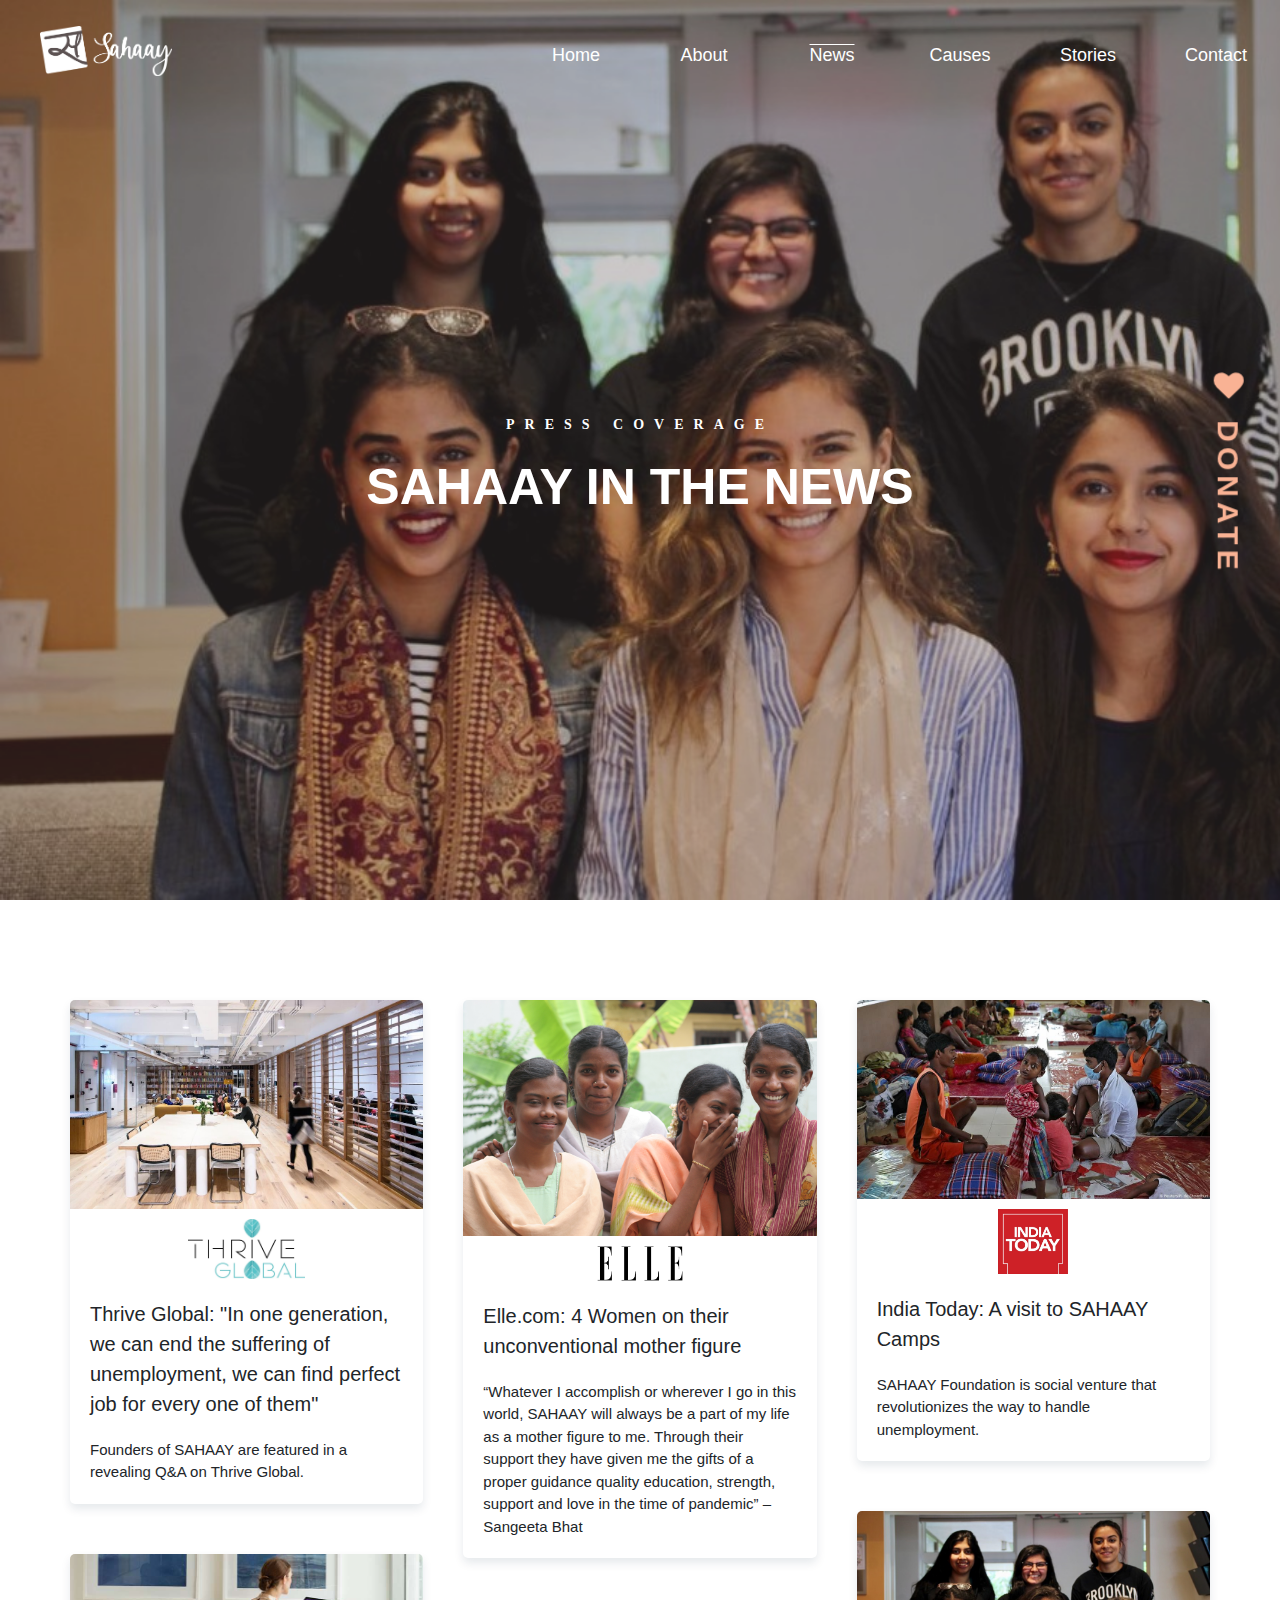
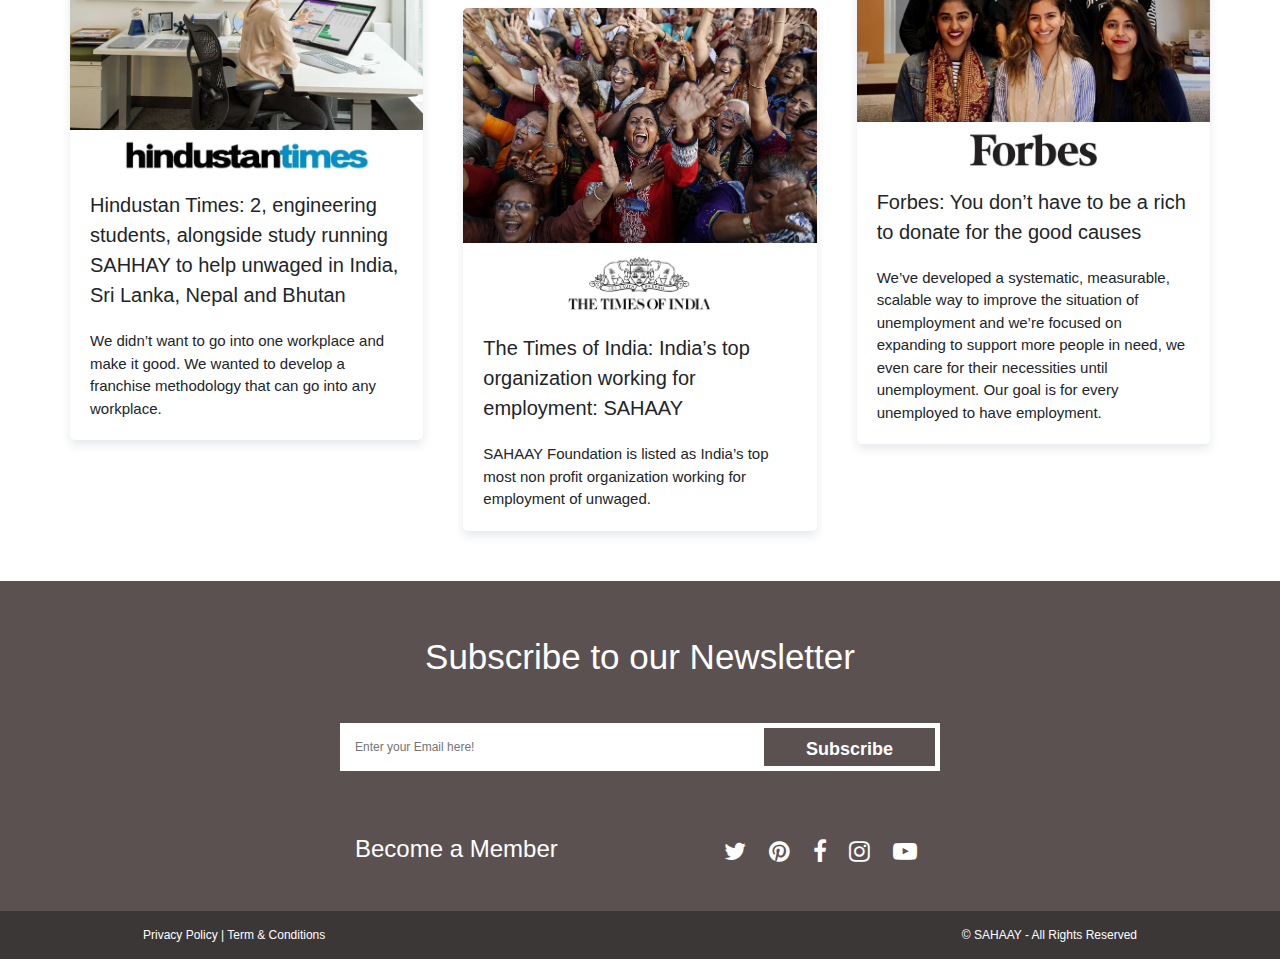
<file: news.html>
<!DOCTYPE html>
<html>
<head>
	<meta charset="utf-8"/>
	<meta http-equiv="X-UA-Compatible" content="IE=edge"/>
	<meta name="viewport" content="width=device-width, initial-scale=1.0">
	<link rel="icon" href="/images/sahay.png">
	<title>News - SAHAAY</title>
	<link rel="stylesheet" href="css/news.css" />
	<link rel="stylesheet" href="https://cdnjs.cloudflare.com/ajax/libs/font-awesome/4.7.0/css/font-awesome.min.css" />
	<link rel="stylesheet" href="https://cdn.jsdelivr.net/npm/bootstrap@4.5.3/dist/css/bootstrap.min.css" />
</head>	
<body>
	<!-- Navigation Bar --> 
	<div class="header bg-transparent text-center w-100">
        <div class="float-left text-white logo d-inline-block"><img src="images/white_logo.png" width="auto"></div>
        <nav class="menu float-right">
            <input type="checkbox" id="menuToggle">
            <label for="menuToggle" class="menu-icon"><i class="fa fa-bars text-white"></i></label>
            <ul>
                <a href="index.html" class="text-decoration-none d-inline-block text-white"><li>Home</li></a>
                <a href="about.html" class="text-decoration-none d-inline-block text-white"><li>About</li></a>
                <a href="news.html" class="text-decoration-none d-inline-block text-white" style="text-decoration: overline !important;"><li>News</li></a>
                <a href="causes.html" class="text-decoration-none d-inline-block text-white"><li>Causes</li></a>
                <a href="stories.html" class="text-decoration-none d-inline-block text-white"><li>Stories</li></a>
                <a href="contact.html" class="text-decoration-none d-inline-block text-white"><li>Contact</li></a>
            </ul>
        </nav>
	</div>

	<!--Landing Section-->
	<div class="news-landing-section" style="background-image: url('images/news_landing.jpg');">
		<div class="black-overlay"></div>
		<div class="headline text-white text-uppercase text-center">
			<span class="text-uppercase">press coverage</span><br>SAHAAY in the news
		</div>
	</div>

	<!--Donate Button-->
	<div class="donate d-inline-block position-fixed">
		<i class="fa fa-heart" style="color: #F9B294;" aria-hidden="true"></i>
		<div class="float-right text-uppercase"><a href="donate.html" class="text-decoration-none" style="color: #F9B294;">Donate</a></div>
	</div>

	<!--News-->
	<div class="news-section">
		<div class="row">
			<div class="col-lg-4 col-md-6 col-sm-12">
				<div class="news-feed bg-white text-center w-100">
					<div style="overflow: hidden;">
						<img src="images/TG_image.jpg" class="image" width="100%" height="auto">
					</div>
					<img src="images/TG_logo.jpg" class="logo" style="height: 60px;">
					<div class="news-headline text-left">
						Thrive Global: "In one generation, we can end the suffering of unemployment, we can find perfect job for every one of them"
					</div>
					<div class="news text-left">
						Founders of SAHAAY are  featured in a revealing Q&A on Thrive Global. 
					</div>
				</div>

				<div class="news-feed bg-white text-center w-100">
					<div style="overflow: hidden;">
						<img src="images/HT_image.jpg" class="image" width="100%" height="auto">
					</div>
					<img src="images/HT_logo.jpg" class="logo" style="height: 30px;">
					<div class="news-headline text-left">
						Hindustan Times: 2, engineering students, alongside study running SAHHAY  to help unwaged in India, Sri Lanka, Nepal and Bhutan
					</div>
					<div class="news text-left">
						We didn’t want to go into one workplace and make it good. We wanted to develop a franchise methodology that can go into any workplace. 
					</div>
				</div>
			</div>

			<div class="col-lg-4 col-md-6 col-sm-12">
				<div class="news-feed bg-white text-center w-100">
					<div style="overflow: hidden;">
						<img src="images/ELLE_image.jpg" class="image" width="100%" height="auto">
					</div>
					<img src="images/ELLE_logo.png" class="logo" style="height: 35px;">
					<div class="news-headline text-left">
						Elle.com: 4 Women on their unconventional mother figure
					</div>
					<div class="news text-left">
						“Whatever I accomplish or wherever I go in this world, SAHAAY will always be a part of my life as a mother figure to me. Through their support they have given me the gifts of a proper guidance quality education, strength, support and love in the time of pandemic”  – Sangeeta Bhat 
					</div>
				</div>

				<div class="news-feed bg-white text-center w-100">
					<div style="overflow: hidden;">
						<img src="images/TTI_image.jpg" class="image" width="100%" height="auto">
					</div>
					<img src="images/TTI_logo.png" class="logo" style="height: 60px;">
					<div class="news-headline text-left">
						The Times of India: India’s top organization working for employment: SAHAAY
					</div>
					<div class="news text-left">
						SAHAAY Foundation is listed as India’s top most non profit organization working for employment of unwaged. 
					</div>
				</div>
			</div>

			<div class="col-lg-4 col-md-6 col-sm-12">
				<div class="news-feed bg-white text-center w-100">
					<div style="overflow: hidden;">
						<img src="images/IT_image.jpg" class="image" width="100%" height="auto">
					</div>
					<img src="images/IT_logo.jpg" class="logo" style="height: 65px;">
					<div class="news-headline text-left">
						India Today: A visit to SAHAAY Camps
					</div>
					<div class="news text-left">
						SAHAAY Foundation is social venture that revolutionizes the way to handle unemployment. 
					</div>
				</div>

				<div class="news-feed bg-white text-center w-100">
					<div style="overflow: hidden;">
						<img src="images/news_landing.jpg" class="image" width="100%" height="auto">
					</div>
					<img src="images/FORBES_logo.jpg" class="logo" style="height: 35px;">
					<div class="news-headline text-left">
						Forbes: You don’t have to be a rich to donate for the good causes
					</div>
					<div class="news text-left">
						We’ve developed a systematic, measurable, scalable way to improve the situation of unemployment and we’re focused on expanding to support more people in need, we even care for their necessities until unemployment. Our goal is for every unemployed to have employment. 
					</div>
				</div>
			</div>
		</div>
	</div>

	<!--Footer-->
	<div class="footer text-center text-white">
		<span class="font-weight-normal">Subscribe to our Newsletter</span><br>
		<form class="position-relative" action="contact.html">
			<input class="bg-white" placeholder="Enter your Email here!">
			<button class="primary-button mt-0 h-100 text-center text-white" style="background-color: #5B5151;">Subscribe</button>
		</form>
		<div class="social row p-0">
			<div class="col-lg-6 col-sm-6 text-lg-left member">
				Become a Member
			</div>
			<div class="col-lg-6 col-sm-6 text-lg-right">
				<i class="fa fa-twitter p-2"></i>
				<i class="fa fa-pinterest p-2"></i>
				<i class="fa fa-facebook p-2"></i>
				<i class="fa fa-instagram p-2"></i>
				<i class="fa fa-youtube-play p-2"></i>
			</div>
		</div>
	</div>
	<div class="footer-line row">
		<div class="row">
			<div class="col-6 text-left text-white">Privacy Policy | Term & Conditions</div>
			<div class="col-6 text-right text-white">© SAHAAY - All Rights Reserved</div>
		</div>
    </div>

</body>
</html>
</file>
<file: css/homepage.css>
* {
	box-sizing: border-box;
}
html, body {
	height: 100%;
	width: 100%;
	scroll-behavior: smooth;
}
body {
	font-family: Poppins;
	position: relative;
	overflow-x: hidden;
}
.row {
    margin-left: 0 !important;
    margin-right: 0 !important;
}
.primary-button {
	padding: 8px 42px;
	font-size: 18px;
	color: #5B5151;
	font-weight: 600;
	margin-top: 50px;
}
.primary-button p:nth-child(2) {
	font-size: 12px;
}

/* Navigation Bar */
.header {
    width: 100%;
    height: 50px;
    line-height: 50px;
    font-family: sans-serif;
	position: absolute;
	font-size: 18px;
	z-index: 100;
}

.header .logo {
    height: 100%;
    padding: 25px 40px 0px;
}

.header .logo img {
	height: 50px;
}

.menu {
    width: 60%;
    height: 100%;
    float: right;
}
.menu ul {
    width: 100%;
    height: inherit;
    list-style-type: none;
    margin: 0;
    padding: 0;
    display: -webkit-box;      /* OLD - iOS 6-, Safari 3.1-6 */
    display: -moz-box;         /* OLD - Firefox 19- (buggy but mostly works) */
    display: -ms-flexbox;      /* TWEENER - IE 10 */
    display: -webkit-flex;     /* NEW - Chrome */
    display: flex;             /* NEW, Spec - Opera 12.1, Firefox 20+ */
}
.menu ul a {
    width: 20%;
    height: inherit;
    color: #222;
    display: inline-block;
    margin-top: 30px;
}
#menuToggle {
    display: none;
}
.menu-icon {
    display: none;
}

@media screen and (max-width: 768px) {
    .menu {
        width: 100%;
        height: auto;
    }
    .menu ul {
        display: block;
        max-height: 0;
        overflow: hidden;
        background-color: black;
        -webkit-transition: max-height 0.3s;
        -moz-transition: max-height 0.3s;
        -ms-transition: max-height 0.3s;
        -o-transition: max-height 0.3s;
        transition: max-height 0.3s;
    }
    .menu ul li{
        color: white;
    }
    .menu ul a {
        text-align: center;
        width: 100%;
        height: auto;
        padding: 10px 0px 10px 5%;
    }
    .menu-icon {
        width: 100px;
        height: inherit;
        display: block;
        position: absolute;
        top: 50%;
        right: 0;
        line-height: 60px;
    }
    #menuToggle:checked ~ ul {
        max-height: 100%;
    }
    .menu-icon i {
        font-size: 1.7em;
    }
}

.heading {
	font-size: 40px;
	font-weight: 600;
}
.marquee {
	padding-top: 10px;
	padding-bottom: 5px;
	font-size: 18px;
}
.marquee span {
	font-size: 14px;
}
.rotation {
	font-size: 40px;
	transform: rotate(-90deg) !important;
	font-weight: 600;
}
.position-absolute {
	position: absolute;
	left: 50%;
	top: 50%;
	transform: translate(-50%,-50%) !important;
}

/* Donate */
.donate {
	right: -50px;
	top: 50%;
	transform: translateY(-50%);
	-webkit-transform: translateY(-50%);
	-ms-transform: translateY(-50%);
	color: #F9B294;
	font-size: 30px;
	transform: rotate(90deg);
	-webkit-transform: rotate(90deg);
	-ms-transform: rotate(90deg);
	z-index: 100;
}
.donate i {
	transform: rotate(-90deg);
}
.donate div {	
	font-weight: 600;
	letter-spacing: 5px;
	margin-left: 20px;
}

/* Landing Section */
.landing-section {
	position: relative;
	background-size: cover;
	background-attachment: fixed;
	background-origin: content-box;
	background-repeat: no-repeat;
}
.headline {
	position: absolute;
	top: 50%;
	left: 50%;
	transform: translate(-50%,-50%);
	-webkit-transform: translate(-50%,-50%);
	-ms-transform: translate(-50%,-50%);
	font-weight: 600;
	font-size: 50px;
}
.headline span {
	font-family: Lato;
	font-size: 14px;
	letter-spacing: 10px;
}

/* About Us Section */
.about-background {
    background-size: cover;
}
.about-desc{
    font-size: 18px;
    padding: 70px;
}
.about-desc .primary-button{
    line-height: 10px;
    padding-bottom: 0px;
    padding-top: 15px;
}
.about span {
	font-family: Lato;
	font-size: 12px;
	letter-spacing: 5px;
}

/* Causes Section */
.causes img{
	width: 100%;
	object-fit: cover;
}
.causes .view {
	position: absolute;
	left: 50%;
	top: 50%;
	transform: translate(-50%,-50%) !important;
}
.causes .rotation{
    font-size: 40px;
    padding: 50px 0px 50px 0px;
	transform: rotate(-90deg) !important;
	font-weight: 600;
}
.causes .news {
	font-size: 18px;
	padding: 70px;
}
.causes .news span {
	font-size: 35px;
	font-weight: 600;
}
.causes .news button {
	font-weight: normal;
}
.causes .news span {
	font-size: 35px;
	font-weight: 600;
}

/* Stories Section */
.stories {
	background-attachment: fixed;
	background-size: cover;
	position: relative;
    font-size: 18px;
    height: 500px;
}

.stories-cover{
    height: 100%;
    width: 100%;
    opacity: .5; 
    background-color: #5B5151; 
    z-index: -1;
}

.stories .desc {
	position: absolute;
	top: 50%;
	left: 50%;
	transform: translate(-50%,-50%);
	-webkit-transform: translate(-50%,-50%);
	-ms-transform: translate(-50%,-50%);
}

/* Support Section */
.support {
	width: 80%;
	margin: 80px auto;
}
.support .feature_area {
	padding-bottom: 100px;
}
@media (max-width: 991px) {
	.support .feature_area {
		padding-bottom: 40px;
	} 
}

.support .single_feature {
	position: relative;
	text-align: center;
	background: #FFFBF9;
	padding: 40px 36px;
	margin-bottom: 30px;
	-webkit-transition: all 0.3s ease 0s;
	-moz-transition: all 0.3s ease 0s;
	-o-transition: all 0.3s ease 0s;
	transition: all 0.3s ease 0s;
}
@media (max-width: 480px) {
	.support .single_feature {
		padding: 40px 20px;
	}
}
.support .single_feature .icon span {
	font-size: 100px;
	font-style: normal;
	margin-left: 0px;
	color: #F9B294;
}
.support .single_feature h4 {
	font-size: 20px;
	font-weight: 500;
	text-transform: uppercase;
	letter-spacing: 5px;
}
.support .single_feature p {
	font-size: 18px;
	margin-bottom: 0px;
}
.support .single_feature:hover {
	box-shadow: 0px 10px 30px rgba(0, 35, 71, 0.1);
}

/* Footer */
.footer {
	background-color: #5B5151;
	padding: 50px 0px 40px;
}
.footer span {
	font-size: 35px;
}
.footer form{ 
	width: 600px; 
	margin: 40px auto;
}
.footer input {
	width: 100%;
	font-size: 12px;
	padding: 10px;
	border: 5px solid #FFFFFF;
}
.footer button {
	position: absolute;
	right: 0;
	top: 0;
	border: 5px solid #FFFFFF;
}
.footer .social {
	font-size: 24px;
	width: 600px;
	margin: 60px auto 0px !important;
}	
.footer-line{
	background-color: #3C3737; 
	font-size: 12px;
}
.footer-line .row {
	width: 80%;
	margin: 15px auto !important;
}

@media screen and (min-width: 992px) and (max-width: 1250px){
    /* About us Section */


    /*Causes Section */
    .causes .view{
        position: relative;
    }

    .causes .rotation{
        font-size: 40px;
        padding: 50px 30px;
    }

    .rotation .primary-button {
        font-size: 18px;
        margin-top: 20px;
    }

    .causes .rotation{
        font-size: 40px;
        transform: rotate(-90deg) !important;
        font-weight: 600;
    }
    .causes .news {
        font-size: 18px;
    }

    .causes .news span {
        font-size: 30px;
        font-weight: 600;
    }

    .news .primary-button{
        font-size: 16px;
        padding: 8px 42px;
        margin-top: 40px;
    }

    .news .primary-button p:nth-child(2) {
        font-size: 8px;
    }

    /* Stories Section */
    .stories {
        background-attachment: fixed;
        background-size: cover;
        position: relative;
        font-size: 18px;
        height: 400px;
    }

    .stories .heading{
        font-size: 35px;
    }

    .stories .primary-button {
        padding: 8px 42px;
        font-size: 18px;
        margin-top: 20px;
    }
}

@media screen and (min-width: 768px) and (max-width: 992px){
    /* Landing Section */
    .landing-section {
        position: relative;
    }
    .headline {
        font-size: 40px;
    }

    /* About Us Section */
    .about-background {
        height: 350px;
    }
    .about-desc{
        font-size: 15px;
        padding: 60px;
    }
    .about span {
        font-size: 10px;
    }
    
    /* Causes Section */
    .causes .view{
        position: relative;
    }

    .causes .rotation{
        font-size: 40px;
        padding: 70px;
    }

    .rotation .primary-button {
        font-size: 18px;
        margin-top: 20px;
    }

    .causes .rotation{
        font-size: 35px;
        transform: rotate(-90deg) !important;
        font-weight: 600;
    }
    .causes .news {
        font-size: 15px;
        padding: 60px;
    }

    .causes .news span {
        font-size: 25px;
        font-weight: 600;
    }

    .news .primary-button{
        font-size: 15px;
        padding: 8px 42px;
        margin-top: 40px;
    }

    .news .primary-button p:nth-child(2) {
        font-size: 8px;
    }

    /* Stories Section */
    .stories {
        background-attachment: fixed;
        background-size: cover;
        position: relative;
        font-size: 18px;
        height: 350px;
    }

    .stories .heading{
        font-size: 35px;
    }

    .stories .primary-button {
        padding: 8px 42px;
        font-size: 18px;
        margin-top: 20px;
    }
}

@media screen and (min-width: 650px) and (max-width: 768px){
    /* About Us Section */
    .about-background {
        height: 420px;
    }
    .about-desc{
        font-size: 15px;
        padding: 60px;
    }
}

@media screen and (min-width: 576px) and (max-width: 768px){
    /* Header*/
	.header .logo {
		width: auto;
		float: left;
		padding: 20px 30px 0px;
	}

	.header .logo img{
		height: 45px;
	}

    /* Landing Section */
    .landing-section {
        position: relative;
    }
    .headline {
        font-size: 35px;
    }
    .headline span {
        font-size: 12px;
    }

    /* Donate */
    .donate {
        font-size: 25px;
    }
    
    /* About Us Section */
    .about-background {
        height: 370px;
    }
    .about-desc{
        font-size: 15px;
        padding: 50px;
    }

    /* Causes Section */
    .causes .view {
        position: relative;
    }
    .causes .rotation{
        font-size: 35px;
        transform: rotate(0deg) !important;
        font-weight: 600;
    }
    .causes .news {
        font-size: 15px;
        padding: 50px;
    }
    .causes .news span {
        font-size: 25px;
        font-weight: 600;
    }

    .primary-button {
        font-size: 18px;
        margin-top: 20px;
    }

    .news .primary-button{
        font-size: 16px;
        padding: 8px 42px;
        margin-top: 50px;
    }

    .news .primary-button p:nth-child(2) {
        font-size: 10px;
    }

    /* Stories Section */
    .stories {
        background-attachment: fixed;
        background-size: cover;
        position: relative;
        font-size: 15px;
        height: 300px;
    }

    .stories .heading{
        font-size: 30px;
    }

    .stories .primary-button {
        padding: 8px 42px;
        font-size: 15px;
        margin-top: 10px;
    }

    /* Suppport Page */
    .support .heading {
        font-size: 35px;
        font-weight: 600;
    }
    .support .single_feature h4 {
        font-size: 18px;
    }
    .support .single_feature p {
        font-size: 16px;
        margin-bottom: 0px;
    }
	
	/* Footer Page */
    .footer span{
        font-size: 30px;
    }

    .footer .social {
        font-size: 20px;
    }

    .footer form{ 
        width: 500px; 
    }
    .footer input {
        font-size: 10px;
    }
    .footer-line{
        font-size: 10px;
    }

    .footer .primary-button {
        font-size: 15px;
    }
} 

@media screen and (min-width: 435px) and (max-width: 576px){
    /* Header */
	.header .logo {
		padding: 20px 40px 0px;
	}
	.header .logo img {
		height: 45px;
    }
    
    /* Landing Section */
    .landing-section {
        position: relative;
    }
    .headline {
        font-size: 35px;
    }
    .headline span {
        font-size: 12px;
    }

    /* Donate */
    .donate {
        font-size: 22px;
    }

    /* About Us Section */
    .about-background {
        height: 320px;
    }
    .about-desc{
        font-size: 15px;
        padding: 40px;
    }
    .about span{
        font-size: 10px;
    }

    /* Causes Section */
    .causes .view {
        position: relative;
    }
    .causes .rotation{
        font-size: 35px;
        transform: rotate(0deg) !important;
        font-weight: 600;
    }
    .causes .news {
        font-size: 15px;
        padding: 40px;
    }
    .causes .news span {
        font-size: 30px;
        font-weight: 600;
    }

    .primary-button {
        font-size: 15px;
        margin-top: 40px;
    }

    .news .primary-button{
        font-size: 16px;
        padding: 8px 30px;
        margin-top: 40px;
    }

    .news .primary-button p:nth-child(2) {
        font-size: 10px;
    }
    
    /* Stories Section */
    .stories {
        background-attachment: fixed;
        background-size: cover;
        position: relative;
        font-size: 12px;
        height: 250px;
    }

    .stories .heading{
        font-size: 25px;
    }

    .stories .primary-button {
        padding: 8px 40px;
        font-size: 12px;
        margin-top: 10px;
    }

    /* Suppport Page */
    .support .heading {
        font-size: 30px;
        font-weight: 600;
    }
    .support .single_feature h4 {
        font-size: 17px;
    }
    .support .single_feature p {
        font-size: 15px;
        margin-bottom: 0px;
    }
	
	/* Footer Page */
    .footer span{
        font-size: 25px;
    }

    .footer .social {
        font-size: 20px;
        width: auto;
    }

    .footer form{ 
        width: 80%; 
    }
    .footer input {
        font-size: 10px;
    }
    .footer-line{
        font-size: 10px;
    }

    .footer .primary-button {
        font-size: 13px;
    }
} 

@media screen and (max-width: 435px){
    /* Header */
	.header .logo {
		padding: 25px 40px 0px;
	}
	.header .logo img {
		height: 40px;
    }
    
    /* Landing Section */
    .landing-section {
        position: relative;
    }
    .headline {
        font-size: 35px;
    }
    .headline span {
        font-size: 10px;
    }

    /* Donate */
    .donate {
        font-size: 20px;
    }

    /* About Us Section */
    .about-background {
        height: 250px;
    }
    .about-desc{
        font-size: 15px;
        padding: 30px;
    }
    .about span{
        font-size: 10px;
    }

    .about .primary-button{
        line-height: 1px;
        padding-bottom: 0px;
        padding-top: 15px;
    }

    /* Causes Section */
    .causes .view {
        position: relative;
    }
    .causes .rotation{
        font-size: 25px;
        transform: rotate(0deg) !important;
        font-weight: 600;
    }
    .causes .news {
        font-size: 15px;
        padding: 30px;
    }
    .causes .news span {
        font-size: 25px;
        font-weight: 600;
    }
    .causes .news button {
        font-weight: normal;
    } 

    .primary-button {
        font-size: 15px;
        padding: 5px 20px;
        margin-top: 20px;
    }

    .news .primary-button{
        font-size: 15px;
        padding: 8px 30px;
        margin-top: 40px;
    }

    .primary-button p:nth-child(2) {
        font-size: 8px;
    }
    
    /* Stories Section */
    .stories {
        background-attachment: scroll;
        background-size: cover;
        position: relative;
        font-size: 10px;
        height: 250px;
    }

    .stories .heading{
        font-size: 25px;
    }

    .stories .primary-button {
        padding: 8px 40px;
        font-size: 12px;
        margin-top: 10px;
    }
    /* Suppport Page */
    .support .heading {
        font-size: 25px;
        font-weight: 600;
    }
    .support .single_feature h4 {
        font-size: 16px;
        font-weight: 500;
    }
    .support .single_feature p {
        font-size: 14px;
        margin-bottom: 0px;
    }
	
    /* Footer */
    .footer span {
        font-size: 20px;
    }

    .footer .social{
        font-size: 15px;
        width: auto;
    }
    .footer form{ 
        width: 80%; 
    }
    .footer input {
        font-size: 10px;
    }
    .footer-line{
        font-size: 7px;
    }

    .footer .primary-button {
        font-size: 13px;
    }
}
</file>
<file: css/flaticon.css>
/*
  	Flaticon icon font: Flaticon
  	Creation date: 05/12/2020 13:18
  	*/

@font-face {
  font-family: "Flaticon";
  src: url("../fonts/Flaticon.eot");
  src: url("../fonts/Flaticon.eot?#iefix") format("embedded-opentype"),
       url("../fonts/Flaticon.woff2") format("woff2"),
       url("../fonts/Flaticon.woff") format("woff"),
       url("../fonts/Flaticon.ttf") format("truetype"),
       url("../fonts/Flaticon.svg#Flaticon") format("svg");
  font-weight: normal;
  font-style: normal;
}

@media screen and (-webkit-min-device-pixel-ratio:0) {
  @font-face {
    font-family: "Flaticon";
    src: url("./Flaticon.svg#Flaticon") format("svg");
  }
}

[class^="flaticon-"]:before, [class*=" flaticon-"]:before,
[class^="flaticon-"]:after, [class*=" flaticon-"]:after {   
  font-family: Flaticon;
        
}

.flaticon-globe:before { content: "\f100"; }
.flaticon-hand:before { content: "\f101"; }
.flaticon-box:before { content: "\f102"; }
.flaticon-tent:before { content: "\f103"; }
.flaticon-no-racism:before { content: "\f104"; }
.flaticon-megaphone:before { content: "\f105"; }
</file>
<file: css/about.css>
* {
	box-sizing: border-box;
}
html, body {
	height: 100%;
	width: 100%;
	scroll-behavior: smooth;
}
body {
	margin: 0;
	padding: 0;
	color: #5B5151;
	font-family: Poppins;
	position: relative;
	overflow-x: hidden;
}
.row {
	margin-left: 0 !important;
	margin-right: 0 !important;
}
.primary-button {
	padding: 8px 42px;
	font-size: 18px;
	color: #5B5151;
	font-weight: 600;
	margin-top: 50px;
	background-color: #5B5151;
}

.rotation {
	font-size: 40px;
	transform: rotate(-90deg) !important;
	-webkit-transform: rotate(-90deg) !important;
	-ms-transform: rotate(-90deg) !important;
	font-weight: 600;
	text-align: left;
}

/* Navigation Bar */
.header {
    width: 100%;
    height: 50px;
    line-height: 50px;
    font-family: sans-serif;
	position: absolute;
	font-size: 18px;
	z-index: 100;
}

.header .logo {
	padding: 25px 40px 0px;
}
.header .logo img {
	height: 50px;
}

.menu {
    width: 60%;
    height: 100%;
    float: right;
}
.menu ul {
    width: 100%;
    height: inherit;
    list-style-type: none;
    margin: 0;
    padding: 0;
    display: -webkit-box;      /* OLD - iOS 6-, Safari 3.1-6 */
    display: -moz-box;         /* OLD - Firefox 19- (buggy but mostly works) */
    display: -ms-flexbox;      /* TWEENER - IE 10 */
    display: -webkit-flex;     /* NEW - Chrome */
    display: flex;             /* NEW, Spec - Opera 12.1, Firefox 20+ */
}
.menu ul a {
    width: 20%;
    height: inherit;
    color: #222;
    display: inline-block;
    margin-top: 30px;
}
#menuToggle {
    display: none;
}
.menu-icon {
    display: none;
}

@media screen and (max-width: 768px) {
    .menu {
        width: 100%;
        height: auto;
    }
    .menu ul {
        display: block;
        max-height: 0;
        overflow: hidden;
        background-color: black;
        -webkit-transition: max-height 0.3s;
        -moz-transition: max-height 0.3s;
        -ms-transition: max-height 0.3s;
        -o-transition: max-height 0.3s;
        transition: max-height 0.3s;
    }
    .menu ul li{
        color: white;
    }
    .menu ul a {
        text-align: center;
        width: 100%;
        height: auto;
        padding: 10px 0px 10px 5%;
    }
    .menu-icon {
        width: 100px;
        height: inherit;
        display: block;
        position: absolute;
        top: 50%;
        right: 0;
        line-height: 60px;
    }
    #menuToggle:checked ~ ul {
        max-height: 100%;
    }
    .menu-icon i {
        font-size: 1.7em;
    }
}


/* Donate */
.donate {
	right: -50px;
	top: 50%;
	transform: translateY(-50%);
	-webkit-transform: translateY(-50%);
	-ms-transform: translateY(-50%);
	color: #F9B294;
	font-size: 30px;
	transform: rotate(90deg);
	-webkit-transform: rotate(90deg);
	-ms-transform: rotate(90deg);
	z-index: 100;
}
.donate i {
	transform: rotate(-90deg);
}
.donate div {	
	font-weight: 600;
	letter-spacing: 5px;
	margin-left: 20px;
}

/* Landing Section */
.landing-section {
	height: 100%;
	width: 100%;
	position: relative;
	background-size: cover;
	background-attachment: fixed;
	background-repeat: no-repeat;
}
.landing-section .intro {
	position: absolute;
	top: 50%;
	left: 50%;
	transform: translate(-50%,-50%);
	-webkit-transform: translate(-50%,-50%);
	-ms-transform: translate(-50%,-50%);
	font-size: 35px;
}

.about-us {
	position: absolute;
	left: 50%;
	top: 50%;
	transform: translate(-50%,-50%) !important;
	-webkit-transform: translate(-50%,-50%) !important;
	-ms-transform: translate(-50%,-50%) !important;
}

.about-desc {
	background-color: #FFFFFF;
	font-size: 18px;
	padding: 75px;
}

/* Goal Page */
.goal-image{
	background-size: auto 100%; 
	background-attachment: fixed;
}

.goal-desc{
	padding: 75px;
	font-size: 18px;
	background-color: #FFD5C4;
}

.quote img{
	width: 50px; 
	height: auto; 
	margin: 50px 0 0 80px;
}

.quote p{
	font-size: 22px; 
	padding: 0 200px 80px 80px; 
	text-indent: 100px;
}

/* Founders Page */
.our_founders{
	position: absolute;
	left: 50%;
	top: 50%;
	transform: translate(-50%,-50%) !important;
	-webkit-transform: translate(-50%,-50%) !important;
	-ms-transform: translate(-50%,-50%) !important;
}

.images img {
    width: 100%;
    height: 500px;
	object-fit: cover;
}

/* Marquee Page */
.marquee {
	padding-top: 10px;
	padding-bottom: 5px;
	font-size: 18px;
}
.marquee span {
	font-size: 14px;
}
.marquee .marque-bold {
	font-size: 20px;
	margin-left: 200px;
}

/* Footer */
.footer {
	background-color: #5B5151;
	padding: 50px 0px 40px;
}
.footer span {
	font-size: 35px;
}
.footer form{ 
	width: 600px; 
	margin: 40px auto;
}
.footer input {
	width: 100%;
	font-size: 12px;
	padding: 10px;
	border: 5px solid #FFFFFF;
}
.footer button {
	position: absolute;
	right: 0;
	top: 0;
	border: 5px solid #FFFFFF;
}
.footer .social {
	font-size: 24px;
	width: 600px;
	 margin: 60px auto 0px !important;
}	
.footer-line{
	background-color: #3C3737; 
	font-size: 12px;
}
.footer-line .row {
	width: 80%;
	margin: 15px auto !important;
}

@media screen and (min-width: 992px) and (max-width: 1250px){
	/* Landing Page */
	.landing-section .intro {
		position: relative;
		padding: 150px;
		font-size: 30px;
	}

	/* About Page */
	.about-desc{
        font-size: 15px;
    }

    .rotation{
        font-size: 30px;
	}
	.goal-desc{
		font-size: 15px;
	}
	
	/* Founders Page */
	.images img {
        height: 350px;
    }
    
    .quote p{
        font-size: 18px; 
        padding: 0 80px 80px; 
        text-indent: 70px;
    } 
}

@media screen and (min-width: 768px) and (max-width: 992px){
	/* Landing Page */
	.landing-section .intro {
		position: relative;
		padding: 150px;
		font-size: 25px;
	}

	/* About us Page */
	.about-us {
		position: relative;
		left: 50%;
		top: 50%;
	}
	.about-desc{
		font-size: 15px;
		padding: 60px;
	}

	/* Goal Page */
	.goal-image{ 
		background-size: cover; 
		background-attachment: fixed;
		height: 500px;
	}
	
	.goal-desc{
		font-size: 15px;
		padding: 60px;
	}

	/* Founders Page */
	.our_founders{
        position: relative;
    }
    
    .rotation{
        font-size: 30px;
        transform: rotate(0deg) !important;
        -webkit-transform: rotate(0deg) !important;
        -ms-transform: rotate(0deg) !important;
        padding: 35px;
    }

    .images img {
        height: 320px;
    }
    
    .quote img{
        width: 40px;
        margin: 50px 0 0 80px;
    }
    
    .quote p{
        font-size: 18px; 
        padding: 0 80px 80px; 
        text-indent: 70px;
    }
}

/* Small Tablets - Tablets */ 
@media screen and (min-width: 576px) and (max-width: 768px){
	/* Header*/
	.header .logo {
		padding: 20px 30px 0px;
	}

	.header .logo img{
		height: 45px;
	}

	.landing-section .intro {
		position: relative;
		padding: 150px;
		font-size: 30px;
	}

	.landing-image{
		height: 400px;
	}

	/* Donate */
    .donate {
		top: 40%;
        font-size: 25px;
    }

	/* About us Section */	
	.about-us {
		position: relative;
	}
	
	.about-desc{
		font-size: 15px;
		padding: 50px;
	}

	/* Goal Page */
	.goal-image{ 
		 
		background-attachment: fixed;
		height: 450px;
	}
	
	.goal-desc{
		font-size: 15px;
		padding: 50px;
		background-color: #FFD5C4;
	}

	/* Founders Page */
	.our_founders{
        position: relative;
    }
    
    .rotation{
        font-size: 30px;
        transform: rotate(0deg) !important;
        -webkit-transform: rotate(0deg) !important;
        -ms-transform: rotate(0deg) !important;
        padding: 35px;
	}
	
	.images img {
        height: 270px;
	}
	
	.quote img{
        width: 40px;
        margin: 50px 0 0 80px;
    }
    
    .quote p{
        font-size: 18px; 
        padding: 0 80px 80px; 
        text-indent: 70px;
    }

	/* Footer Page */
    .footer span{
        font-size: 30px;
    }

    .footer .social {
        font-size: 20px;
    }

    .footer form{ 
        width: 500px; 
    }
    .footer input {
        font-size: 10px;
    }
    .footer-line{
        font-size: 10px;
    }

    .footer .primary-button {
        font-size: 15px;
    }
} 

/* Mobile screens */
@media screen and (min-width: 435px) and (max-width: 576px){
	/* Header */
	.header .logo {
		padding: 20px 40px 0px;
	}
	.header .logo img {
		height: 45px;
	}

	/* Landing Section */
	.landing-section {
		background-size: 100% 100%;
	}
	.landing-section .intro {
		position: relative;
		padding: 100px;
		font-size: 25px;
	}
	.landing-image{
		height: 300px;
	}

	/* Donate */
    .donate {
		top: 30%;
        font-size: 22px;
    }

	/* About Page */
	.about-us {
		position: relative;
		left: 50%;
		top: 50%;
		transform: translate(-50%,-50%) !important;
		-webkit-transform: translate(-50%,-50%) !important;
		-ms-transform: translate(-50%,-50%) !important;
	}
	
	.about-desc{
		font-size: 15px;
		padding: 40px;
	}

	/* Goal Page */
	.goal-image{ 
		 
		background-attachment: fixed;
		height: 400px;
	}
	.goal-desc{
		font-size: 15px;
		padding: 40px;
		background-color: #FFD5C4;
	}

	/* Founders Page */
	.our_founders{
        position: relative;
    }
    
    .rotation{
        font-size: 30px;
        transform: rotate(0deg) !important;
        -webkit-transform: rotate(0deg) !important;
        -ms-transform: rotate(0deg) !important;
        padding: 30px;
    }
    
    .images img {
        height: 230px;
    }

	.quote img{
        width: 35px;
        margin: 50px 0 0 80px;
    }
    
    .quote p{
        font-size: 18px; 
        padding: 0 80px 80px; 
        text-indent: 70px;
    }
	
	/* Marquee Tag */
	.marquee {
		font-size: 15px;
	}
	.marquee .marque-bold {
		font-size: 16px;
	}

	/* Footer Page */
    .footer span{
        font-size: 25px;
    }
    .footer .social {
        font-size: 20px;
        width: auto;
    }
    .footer form{ 
        width: 80%; 
    }
    .footer input {
        font-size: 10px;
    }
    .footer-line{
        font-size: 10px;
    }

    .footer .primary-button {
        font-size: 13px;
    }
} 

/* Small Mobile Screens */
@media screen and (max-width: 435px){
	/* Header */
	.header .logo {
		height: 100%;
		padding: 25px 40px 0px;
	}
	
	.header .logo img {
		height: 44px;
	}

	/* Donate Page */
	.donate{
		font-size: 20px;
	}
	.landing-section {
		background-size: 100% 100%;
	}
	.landing-section .intro {
		position: relative;
		padding: 120px 50px;
		font-size: 25px;
	}

	.landing-image{
		height: 250px;
	}
	
	/* Donate */
    .donate {
		top: 30%;
        font-size: 20px;
    }

	/* About Page */
	.about-us {
		position: relative;
	}
	
	.about-desc{
		font-size: 15px;
		padding: 30px;
	}
	
	/* Goal Page */
	.goal-image{ 
		 
		background-attachment: fixed;
		height: 350px;
	}
	
	.goal-desc{
		font-size: 15px;
		padding: 30px;
		background-color: #FFD5C4;
	}

	/* Founders Page */
	.our_founders{
        position: relative;
    }
    
    .rotation{
        font-size: 25px;
        transform: rotate(0deg) !important;
        -webkit-transform: rotate(0deg) !important;
        -ms-transform: rotate(0deg) !important;
        padding: 30px;
    }

    .images img {
        height: 200px;
    }

	.quote img{
        width: 20px;
        margin: 50px 0 0 60px;
	}

	.quote p{
		font-size: 15px;  
		text-indent: 70px;
		padding: 0px 50px 30px; 
	}

	/* Marquee Tag */
	.marquee {
		font-size: 15px;
	}
	.marquee .marque-bold {
		font-size: 15px;
	}

    /* Footer */
    .footer span {
        font-size: 20px;
    }

    .footer .social{
        font-size: 15px;
        width: auto;
    }
    .footer form{ 
        width: 80%; 
    }
    .footer input {
        font-size: 10px;
    }
    .footer-line{
        font-size: 7px;
    }

    .footer .primary-button {
        font-size: 13px;
    }
}
</file>
<file: css/causes.css>
* {
	box-sizing: border-box;
}
html, body {
	height: 100%;
	width: 100%;
	scroll-behavior: smooth;
}
body {
	margin: 0;
	padding: 0;
	color: #5B5151;
	font-family: Poppins;
	position: relative;
	overflow-x: hidden;
}
.row {
	margin-left: 0 !important;
	margin-right: 0 !important;
}
.primary-button {
	padding: 8px 42px;
	font-size: 18px;
	border: none;
	color: #5B5151;
	font-weight: 600;
	margin-top: 50px;
}
.black-overlay {
	height: 100%;
	width: 100%;
	background-color: #5B5151;
	opacity: .3;
	z-index: -1;
}
.heading {
	font-size: 40px;
	font-weight: 600;
}
.rotation {
	font-size: 40px;
	transform: rotate(-90deg) !important;
	-webkit-transform: rotate(-90deg) !important;
	-ms-transform: rotate(-90deg) !important;
	font-weight: 600;
	text-align: left;
}

/* Navigation Bar */
.header {
    width: 100%;
    height: 50px;
    line-height: 50px;
    font-family: sans-serif;
	position: absolute;
	font-size: 18px;
	z-index: 100;
}

.header .logo img {
	height: 50px;
}

.header .logo {
    height: 100%;
	padding: 25px 40px 0px;
}

.menu {
    width: 60%;
    height: 100%;
    float: right;
}
.menu ul {
    width: 100%;
    height: inherit;
    list-style-type: none;
    margin: 0;
    padding: 0;
    display: -webkit-box;      /* OLD - iOS 6-, Safari 3.1-6 */
    display: -moz-box;         /* OLD - Firefox 19- (buggy but mostly works) */
    display: -ms-flexbox;      /* TWEENER - IE 10 */
    display: -webkit-flex;     /* NEW - Chrome */
    display: flex;             /* NEW, Spec - Opera 12.1, Firefox 20+ */
}
.menu ul a {
    width: 20%;
    height: inherit;
    color: #222;
    display: inline-block;
    margin-top: 30px;
}
#menuToggle {
    display: none;
}
.menu-icon {
    display: none;
}

@media screen and (max-width: 768px) {
    .menu {
        width: 100%;
        height: auto;
    }
    .menu ul {
        display: block;
        max-height: 0;
        overflow: hidden;
        background-color: black;
        -webkit-transition: max-height 0.3s;
        -moz-transition: max-height 0.3s;
        -ms-transition: max-height 0.3s;
        -o-transition: max-height 0.3s;
        transition: max-height 0.3s;
    }
    .menu ul li{
        color: white;
    }
    .menu ul a {
        text-align: center;
        width: 100%;
        height: auto;
        padding: 10px 0px 10px 5%;
    }
    .menu-icon {
        width: 100px;
        height: inherit;
        display: block;
        position: absolute;
        top: 50%;
        right: 0;
        line-height: 60px;
    }
    #menuToggle:checked ~ ul {
        max-height: 100%;
    }
    .menu-icon i {
        font-size: 1.7em;
    }
}

/* Donate */
.donate {
	right: -50px;
	top: 50%;
	transform: translateY(-50%);
	-webkit-transform: translateY(-50%);
	-ms-transform: translateY(-50%);
	font-size: 30px;
	transform: rotate(90deg);
	-webkit-transform: rotate(90deg);
	-ms-transform: rotate(90deg);
	z-index: 100;
}
.donate i {
	transform: rotate(-90deg);
}
.donate div {	
	font-weight: 600;
	letter-spacing: 5px;
	margin-left: 20px;
}

/* Landing Section */
.landing-section {
	height: 100%;
	width: 100%;
	position: relative;
	background-size: cover;
	background-attachment: fixed;
	background-origin: content-box;
	background-repeat: no-repeat;
}
.headline {
	position: absolute;
	top: 50%;
	left: 50%;
	color: #FFFFFF;
	width: 80%;
	margin: auto;
	transform: translate(-50%,-50%);
	-webkit-transform: translate(-50%,-50%);
	-ms-transform: translate(-50%,-50%);
	font-weight: 600;
	font-size: 50px;
}
.headline span {
	font-family: Lato;
	font-size: 14px;
	letter-spacing: 10px;
}

.about .init{
    position: absolute;
	left: 50%;
	top: 50%;
	transform: translate(-50%,-50%) !important;
	-webkit-transform: translate(-50%,-50%) !important;
	-ms-transform: translate(-50%,-50%) !important;
}

/*------------
  Causes Page
-------------*/
.pands span {
	font-family: Lato;
	font-size: 12px;
	letter-spacing: 5px;
}
.pands .div-1 {
	font-size: 18px;
	padding: 70px;
}
.pands .div-2 {
	position: relative;
	background-size: cover;
}
.pands .div-2 div {
	position: absolute;
	left: 0;
	bottom: 0;
	width: 100%;
	font-size: 18px;
	padding: 70px;
}
.about .div-2 {
	padding: 70px;
}

.about .p-1{
	font-size: 30px; 
	font-weight: 500;
}

.about .p-2{
	font-size: 18px;
}

.goal-img{ 
	background-size: cover; 
	background-attachment: fixed;
	height: auto;
}

.goal .div-2{
	font-size: 18px; 
	padding: 60px;
}

.goal .p-1{
	font-size: 30px; 
	font-weight: 500;
}

.goal .p-2{
	font-size: 18px;
}

/*Initiatives*/
.initiatives-heading {
	font-size: 25px;
	padding: 10px;
	font-weight: 500;
}

/*Numbers*/
.numbers .details {
	margin: 30px;
	padding: 10px 80px;
}
.numbers .details .number {
	font-size: 40px;
	margin-bottom: 20px;
}
.numbers .details .text {
	font-size: 15px;
}
.numbers .image img {
	height: 100%;
	width: auto;
	object-fit: cover;
}

/* Stories Section */
.stories {
	background-attachment: fixed;
	background-size: cover;
	position: relative;
	color: #FFFFFF;
	font-size: 18px;
	height: 500px;
}
.stories .investor {
	position: absolute;
	top: 50%;
	left: 50%;
	transform: translate(-50%,-50%);
	-webkit-transform: translate(-50%,-50%);
	-ms-transform: translate(-50%,-50%);
}

/* Footer */
.footer {
	background-color: #5B5151;
	padding: 50px 0px 40px;
}
.footer span {
	font-size: 35px;
}
.footer form{ 
	width: 600px; 
    margin: 40px auto;
    position: relative;
}
.footer input {
	width: 100%;
	font-size: 12px;
	padding: 10px;
	border: 5px solid #FFFFFF;
}
.footer button {
	position: absolute;
	right: 0;
	top: 0;
	border: 5px solid #FFFFFF;
}
.footer .social {
	font-size: 24px;
	width: 600px;
	 margin: 60px auto 0px !important;
}	
.footer-line{
	background-color: #3C3737; 
	font-size: 12px;
}
.footer-line .row {
	width: 80%;
	margin: 15px auto !important;
}

@media screen and (min-width: 768px) and (max-width:992px){
	/* Landing Section */
	.headline {
		font-size: 40px;
	}
	.headline span {
		font-size: 15px;
	}

	/* Causes Page */
	.pands span {
		font-family: Lato;
		font-size: 12px;
		letter-spacing: 5px;
	}
	.pands .div-1 {
		padding: 60px;
		font-size: 15px;
	}
	.pands .div-2 {
		background-image: url('/images/causes_solution_1.jpg');
		background-size: 100% 100%;
		height: auto;
	}
	.pands .div-2 div {
		padding: 60px;
		font-size: 15px;
	}

	/*Initiatives*/
	.initiatives-heading {
		font-size: 20px;
		padding: 10px;
		font-weight: 500;
	}

	.about .init{
		position: relative;
		padding: 30px;
	}

	.rotation{
        font-size: 30px;
        transform: rotate(0deg) !important;
        -webkit-transform: rotate(0deg) !important;
        -ms-transform: rotate(0deg) !important;
        padding: 35px;
    }

	.about .div-2 {
		padding: 60px;
	}
	.p-1{
		font-size: 25px; 
		font-weight: 500;
	}

	.about .p-2{
		font-size: 15px;
	}

	.goal-img{ 
		background-size: auto 100%;
		height: 500px;
	}

	.goal .div-2{
		font-size: 18px; 
		padding: 40px;
	}

	.goal .p-1{
		font-size: 25px; 
		font-weight: 500;
	}
	
	.goal .p-2{
		font-size: 15px;
	}

	/*Numbers*/
	.numbers .details {
		padding: 10px 50px;
	}
	.numbers .details .number {
		font-size: 30px;
		margin-bottom: 15px;
	}
	.numbers .details .text {
		font-size: 14px;
	}
	.numbers .image img{
		width: 100%;
		height: auto;
		object-fit: cover;
	}
}

@media screen and (min-width: 576px) and (max-width: 768px){
	/* Landing Section */
	.headline {
		font-size: 40px;
	}
	.headline span {
		font-size: 15px;
	}

	/* Donate Page */
	.donate{
		font-size: 25px;
	}

	/*------------
  	Causes Page
	-------------*/
	.pands span {
		font-family: Lato;
		font-size: 12px;
		letter-spacing: 5px;
	}
	.pands .div-1 {
		font-size: 15px;
		padding: 50px;
	}
	.pands .div-2 {
		background-image: url('/images/causes_solution_1.jpg');
		background-size: 100% 100%;
		height: 600px;
	}
	.pands .div-2 div {
		font-size: 15px;
		padding: 50px;
	}

	.goal .p-1{
		font-size: 27px; 
		font-weight: 500;
	}
	
	.goal .p-2{
		font-size: 15px;
	}

	/*Initiatives*/
	.initiatives-heading {
		font-size: 20px;
		padding: 10px;
		font-weight: 500;
	}

	.about .init{
		position: relative;
		padding: 30px;
	}

	.rotation{
        font-size: 30px;
        transform: rotate(0deg) !important;
        -webkit-transform: rotate(0deg) !important;
        -ms-transform: rotate(0deg) !important;
        padding: 35px;
	}

	.about .div-2{
		padding: 50px;
	}

	.about .p-1{
		font-size: 22px; 
		font-weight: 500;
	}

	.about .p-2{
		font-size: 15px;
	}

	.goal-img{ 
		background-size: auto 100%;
		height: 500px;
	}

	.goal .p-1{
		font-size: 27px; 
		font-weight: 500;
	}
	
	.goal .p-2{
		font-size: 15px;
	}

	/*Numbers*/
	.numbers .details {
		padding: 10px 50px;
	}
	.numbers .details .number {
		font-size: 30px;
		margin-bottom: 15px;
	}
	.numbers .details .text {
		font-size: 14px;
	}
	.numbers .image img{
		width: 100%;
		height: auto;
		object-fit: cover;
	}

	/* Stories Section */
	.stories {
		position: relative;
		font-size: 15px;
	}

	.stories .heading{
		font-size: 25px;
	}

	/* Footer Page */
    .footer span{
        font-size: 30px;
    }

    .footer .social {
        font-size: 20px;
    }

    .footer form{ 
        width: 500px; 
    }
    .footer input {
        font-size: 10px;
    }
    .footer-line{
        font-size: 10px;
    }

    .footer .primary-button {
        font-size: 15px;
    }
} 

@media screen and (min-width: 435px) and (max-width: 576px){
	/* Header */
	.header .logo {
		padding: 20px 40px 0px;
	}
	.header .logo img {
		height: 45px;
	}

	/* Landing Section */
	.headline {
		font-size: 35px;
	}
	.headline span {
		font-size: 14px;
	}

	.donate{
		font-size: 22px;
	}

	/*Causes Page*/
	.pands span {
		font-family: Lato;
		font-size: 12px;
		letter-spacing: 5px;
	}
	.pands .div-1 {
		font-size: 15px;
		padding: 40px;
	}
	.pands .div-2 {
		background-image: url('/images/causes_solution_1.jpg');
		background-size: 100% 100%;
		height: 600px;
	}
	.pands .div-2 div {
		font-size: 15px;
		padding: 40px;
	}

	/*Initiatives*/
	.initiatives-heading {
		font-size: 18px;
		padding: 10px;
		font-weight: 500;
	}

	.about .init{
		position: relative;
		padding: 30px;
	}

	.rotation{
        font-size: 30px;
        transform: rotate(0deg) !important;
        -webkit-transform: rotate(0deg) !important;
        -ms-transform: rotate(0deg) !important;
        padding: 30px;
    }

	.about .div-2{
		padding: 40px;
	}

	.about .p-1{
		font-size: 20px; 
		font-weight: 500;
	}

	.about .p-2{
		font-size: 15px;
	}

	.goal-img{ 
		background-size: auto 100%;
		height: 500px;
	}

	.goal .p-1{
		font-size: 27px; 
		font-weight: 500;
	}
	
	.goal .p-2{
		font-size: 15px;
	}

	/*Numbers*/
	.numbers .details {
		padding: 10px 50px;
	}
	.numbers .details .number {
		font-size: 30px;
		margin-bottom: 15px;
	}
	.numbers .details .text {
		font-size: 14px;
	}
	.numbers .image img{
		width: 100%;
		height: auto;
		object-fit: cover;
	}

	/* Stories Section */
	.stories {
		position: relative;
		font-size: 15px;
	}

	.stories .heading{
		font-size: 25px;
	}

	/* Footer Page */
    .footer span{
        font-size: 25px;
    }

    .footer .social {
        font-size: 20px;
        width: auto;
    }

    .footer form{ 
        width: 80%; 
    }
    .footer input {
        font-size: 10px;
    }
    .footer-line{
        font-size: 10px;
    }

    .footer .primary-button {
        font-size: 13px;
    }
} 
/* Mobile Screens - Small Mobile Screens */
@media screen and (max-width: 435px){
	/* Landing Section */
	.headline {
		font-size: 30px;
	}
	.headline span {
		font-size: 12px;
	}

	.header .logo {
		height: 100%;
		padding: 25px 40px 0px;
	}
	
	.header .logo img {
		height: 44px;
	}

	/* Donate Page */
	.donate{
		font-size: 20px;
	}

	/*Causes Page*/
	.pands span {
		font-family: Lato;
		font-size: 10px;
		letter-spacing: 5px;
	}
	.pands .div-1 {
		font-size: 15px;
		padding: 30px;
	}
	.pands .div-2 {
		background-image: url('/images/causes_solution_1.jpg');
		background-size: 100% 100%;
		height: 600px;
	}
	.pands .div-2 div {
		font-size: 15px;
		padding: 30px;
	}

	/*Initiatives*/
	.initiatives-heading {
		font-size: 18px;
		padding: 10px;
		font-weight: 500;
	}

	.about .init{
		position: relative;
		padding: 30px;
	}

	.rotation{
        font-size: 25px;
        transform: rotate(0deg) !important;
        -webkit-transform: rotate(0deg) !important;
        -ms-transform: rotate(0deg) !important;
        padding: 30px;
    }

	.about .div-2{
		padding: 30px;
	}

	.about .p-1{
		font-size: 18px; 
		font-weight: 500;
	}

	.about .p-2{
		font-size: 15px;
	}

	.goal-img{ 
		background-size: auto 100%;
		height: 500px;
	}

	.goal .p-1{
		font-size: 25px; 
		font-weight: 500;
	}
	
	.goal .p-2{
		font-size: 15px;
	}

	/*Numbers*/
	.numbers .details {
		padding: 10px 50px;
	}
	.numbers .details .number {
		font-size: 30px;
		margin-bottom: 15px;
	}
	.numbers .details .text {
		font-size: 14px;
	}
	.numbers .image img{
		width: 100%;
		height: auto;
		object-fit: cover;
	}

	/* Stories Section */
	.stories {
		position: relative;
		font-size: 15px;
	}

	.stories .heading{
		font-size: 25px;
	}

    /* Footer */
    .footer span {
        font-size: 20px;
    }

    .footer .social{
        font-size: 15px;
        width: auto;
    }
    .footer form{ 
        width: 80%; 
    }
    .footer input {
        font-size: 10px;
    }
    .footer-line{
        font-size: 7px;
    }

    .footer .primary-button {
        font-size: 13px;
    }
}
</file>
<file: css/contact.css>
* {
	box-sizing: border-box;
}
html, body {
	height: 100%;
	width: 100%;
	scroll-behavior: smooth;
}
body {
	margin: 0;
	padding: 0;
	color: #5B5151;
	font-family: Poppins;
	position: relative;
	overflow-x: hidden;
}
.row {
	margin-left: 0 !important;
	margin-right: 0 !important;
}
.primary-button {
	padding: 8px 42px;
	font-size: 18px;
	border: none;
	color: #5B5151;
	text-align: center;
	font-weight: 600;
	margin-top: 50px;
}
.primary-button p {
	margin-bottom: 0px;
}
.primary-button p:nth-child(2) {
	font-size: 12px;
}

/* Navigation Bar */
.header {
    width: 100%;
    height: 50px;
    line-height: 50px;
    font-family: sans-serif;
	position: absolute;
	font-size: 18px;
	z-index: 100;
}

.header .logo {
    height: 100%;
	padding: 25px 40px 0px;
}

.header .logo img {
	height: 50px;
}

.menu {
    width: 60%;
    height: 100%;
}
.menu ul {
    width: 100%;
    height: inherit;
    list-style-type: none;
    margin: 0;
    padding: 0;
    display: -webkit-box;      /* OLD - iOS 6-, Safari 3.1-6 */
    display: -moz-box;         /* OLD - Firefox 19- (buggy but mostly works) */
    display: -ms-flexbox;      /* TWEENER - IE 10 */
    display: -webkit-flex;     /* NEW - Chrome */
    display: flex;             /* NEW, Spec - Opera 12.1, Firefox 20+ */
}
.menu ul a {
    width: 20%;
    height: inherit;
    color: #222;
    display: inline-block;
    margin-top: 30px;
}
#menuToggle {
    display: none;
}
.menu-icon {
    display: none;
}

@media screen and (max-width: 768px) {
    .menu {
        width: 100%;
        height: auto;
    }
    .menu ul {
        display: block;
        max-height: 0;
        overflow: hidden;
        background-color: black;
        -webkit-transition: max-height 0.3s;
        -moz-transition: max-height 0.3s;
        -ms-transition: max-height 0.3s;
        -o-transition: max-height 0.3s;
        transition: max-height 0.3s;
    }
    .menu ul li{
        color: white;
    }
    .menu ul a {
        text-align: center;
        width: 100%;
        height: auto;
        padding: 10px 0px 10px 5%;
    }
    .menu-icon {
        width: 100px;
        height: inherit;
        display: block;
        position: absolute;
        top: 50%;
        right: 0;
        line-height: 60px;
    }
    #menuToggle:checked ~ ul {
        max-height: 100%;
    }
    .menu-icon i {
        font-size: 1.7em;
    }
}

/* Donate */
.donate {
	right: -50px;
	top: 50%;
	transform: translateY(-50%);
	-webkit-transform: translateY(-50%);
	-ms-transform: translateY(-50%);
	color: #E34234;
	font-size: 30px;
	transform: rotate(90deg);
	-webkit-transform: rotate(90deg);
	-ms-transform: rotate(90deg);
	z-index: 100;
}
.donate i {
	transform: rotate(-90deg);
}
.donate div {	
	font-weight: 600;
	letter-spacing: 5px;
	margin-left: 20px;
}

/* Landing Section */
.landing-section {
	height: 100%;
	width: 100%;
	position: relative;
	background-size: cover;
	background-attachment: fixed;
	background-origin: content-box;
	background-repeat: no-repeat;
}

/* Contact Section */
.map-image {
	background-size: auto 100%;
	background-attachment: fixed;
}
.map-image img {
	display: none;
}
.contact-form .contact-text {
	display: inline-block;
	position: absolute;
	top: 50%;
	left: 50%;
	transform: translate(-50%,-50%);
	-webkit-transform: translate(-50%,-50%);
	-ms-transform: translate(-50%,-50%);
	font-weight: normal;
	font-size: 30px;
}
.contact-form .contact-text .mail {
	font-size: 18px;
}
.contact-form .contact-text .form-title {
	font-size: 20px;
}
.contact-form .contact-text form {
	width: 350px;
}
.contact-text input, .contact-text textarea {
	width: 350px;
	font-size: 12px;
	margin-top: 20px;
	background-color: transparent;
	padding: 10px 10px;
	border: 3px solid #212529;
}
.contact-text textarea {
	height: 100px;
}
.contact {
	display: -ms-flexbox;
	display: flex;
	-ms-flex-wrap: wrap;
	flex-wrap: wrap;
	margin : 80px 100px;
}
.contact .column {
	-ms-flex: 25%;
	flex: 25%;
	max-width: 25%;
	padding: 0 20px;
}
@media screen and (max-width: 768px) {
	.landing-section {
		height: auto;
	}
	.map-image img {
		display: block;
		width: 100%;
		height: auto;
	}
	.contact-form .contact-text {
		display: inline-block;
		position: relative;
		padding: 25px;
		font-weight: normal;
		font-size: 25px;
	}
	.contact-form .contact-text .mail {
		font-size: 12px;
	}
	.contact-form .contact-text .form-title {
		font-size: 15px;
	}
	.contact-form .contact-text form {
		width: 100%;
	}
	.contact-text input, .contact-text textarea {
		width: 100%;
		font-size: 10px;
		margin-top: 15px;
		background-color: transparent;
		padding: 10px 10px;
		border: 2px solid #212529;
	}
	.contact-text textarea {
		height: 80px;
	}
	.contact .column {
		-ms-flex: 50%;
		flex: 50%;
		max-width: 50%;
		padding: 0 15px;
	}
	.contact {
		display: -ms-flexbox;
		display: flex;
		-ms-flex-wrap: wrap;
		flex-wrap: wrap;
		margin : 40px 25px;
	}
	.contact .details {
		font-size: 12px;
		padding: 25px 0;
		border-bottom: 1px solid #212529;
	}
	.contact .details .city {
		font-size: 18px;
		font-weight: 600;
		margin-bottom: 8px;
	}
	.contact .details .operator {
		font-weight: 500;
		margin-top: 8px;
	}
}
@media screen and (max-width: 576px) {
	.contact .column {
		-ms-flex: 100%;
		flex: 100%;
		max-width: 100%;
		padding: 0;
	}
}

.contact .details {
	font-size: 18px;
	padding: 40px 20px;
	border-bottom: 2px solid #212529;
}
.contact .details .city {
	font-size: 22px;
	font-weight: 600;
	margin-bottom: 10px;
}
.contact .details .operator {
	font-weight: 500;
	margin-top: 10px;
}

/* Footer */
.footer {
	background-color: #5B5151;
	padding: 50px 0px 40px;
}
.footer span {
	font-size: 35px;
}
.footer form{ 
	width: 600px; 
	margin: 40px auto;
}
.footer input {
	width: 100%;
	font-size: 12px;
	padding: 10px;
	border: 5px solid #FFFFFF;
}
.footer button {
	position: absolute;
	right: 0;
	top: 0;
	border: 5px solid #FFFFFF;
}
.footer .social {
	 margin: 60px auto 0px !important;
	font-size: 24px;
	width: 600px;
}	
.footer-line{
	background-color: #3C3737; 
	font-size: 12px;
}
.footer-line .row {
	width: 80%;
	margin: 15px auto !important;
}

/* Small Tablets - Tablets */
@media screen and (min-width: 576px) and (max-width: 768px){
	.contact .details {
		font-size: 15px;
		padding: 40px 20px;
		border-bottom: 2px solid #212529;
	}
	.contact .details .city {
		font-size: 18px;
		font-weight: 600;
		margin-bottom: 10px;
	}
	.contact .details .operator {
		font-weight: 500;
		margin-top: 10px;
	}
	/* Footer Page */
    .footer span{
        font-size: 30px;
    }

    .footer .social {
        font-size: 20px;
    }

    .footer form{ 
        width: 500px; 
    }
    .footer input {
        font-size: 10px;
    }
    .footer-line{
        font-size: 10px;
    }

    .primary-button {
        font-size: 15px;
    }
} 

@media screen and (min-width: 435px) and (max-width: 576px){
	.contact .details {
		font-size: 15px;
		padding: 40px 20px;
		border-bottom: 2px solid #212529;
	}
	.contact .details .city {
		font-size: 18px;
		font-weight: 600;
		margin-bottom: 10px;
	}
	.contact .details .operator {
		font-weight: 500;
		margin-top: 10px;
	}
	.header .logo {
		padding: 20px 40px 0px;
	}
	.header .logo img {
		height: 45px;
	}
	/* Footer Page */
    .footer span{
        font-size: 25px;
    }

    .footer .social {
        font-size: 20px;
        width: auto;
    }

    .footer form{ 
        width: 80%; 
    }
    .footer input {
        font-size: 10px;
    }
    .footer-line{
        font-size: 10px;
    }

    .primary-button {
        font-size: 13px;
    }
} 

@media screen and (max-width: 435px){
	.contact .details {
	font-size: 15px;
	padding: 40px 20px;
	border-bottom: 2px solid #212529;
}
.contact .details .city {
	font-size: 18px;
	font-weight: 600;
	margin-bottom: 10px;
}
.contact .details .operator {
	font-weight: 500;
	margin-top: 10px;
}
	/* Header Page */
	.header .logo {
		height: 100%;
		padding: 25px 40px 0px;
	}
	
	.header .logo img {
		height: 44px;
	}

    /* Donate Page */
    .donate{
        top: 30%;
        font-size: 20px;
    }

    /* Footer page */
    .footer span {
        font-size: 20px;
    }

    .footer .social{
        font-size: 15px;
        width: auto;
    }
    .footer form{ 
        width: 80%; 
    }
    .footer input {
        font-size: 10px;
    }
    .footer-line{
        font-size: 7px;
    }

    .primary-button {
        font-size: 13px;
    }
}
</file>
<file: css/donate.css>
* {
	box-sizing: border-box;
}
html, body {
	height: 100%;
	width: 100%;
	scroll-behavior: smooth;
}
body {
	color: #5B5151;
	font-family: Poppins;
	position: relative;
	overflow-x: hidden;
}
.row {
    margin-left: 0 !important;
    margin-right: 0 !important;
}
.primary-button {
	padding: 8px 42px;
	font-size: 18px;
	color: #5B5151;
	font-weight: 600;
	margin-top: 50px;
}
.primary-button p:nth-child(2) {
	font-size: 12px;
}

/* Navigation Bar */
.header {
    width: 100%;
    height: 50px;
    line-height: 50px;
    font-family: sans-serif;
	position: absolute;
	font-size: 18px;
	z-index: 100;
}

.header .logo {
    height: 100%;
    padding: 25px 40px 0px;
}

.header .logo img {
	height: 50px;
}

.menu {
    width: 60%;
    height: 100%;
    float: right;
}
.menu ul {
    width: 100%;
    height: inherit;
    list-style-type: none;
    margin: 0;
    padding: 0;
    display: -webkit-box;      /* OLD - iOS 6-, Safari 3.1-6 */
    display: -moz-box;         /* OLD - Firefox 19- (buggy but mostly works) */
    display: -ms-flexbox;      /* TWEENER - IE 10 */
    display: -webkit-flex;     /* NEW - Chrome */
    display: flex;             /* NEW, Spec - Opera 12.1, Firefox 20+ */
}
.menu ul a {
    width: 20%;
    height: inherit;
    color: #222;
    display: inline-block;
    margin-top: 30px;
}
#menuToggle {
    display: none;
}
.menu-icon {
    display: none;
}

@media screen and (max-width: 768px) {
    .menu {
        width: 100%;
        height: auto;
    }
    .menu ul {
        display: block;
        max-height: 0;
        overflow: hidden;
        background-color: black;
        -webkit-transition: max-height 0.3s;
        -moz-transition: max-height 0.3s;
        -ms-transition: max-height 0.3s;
        -o-transition: max-height 0.3s;
        transition: max-height 0.3s;
    }
    .menu ul li{
        color: white;
    }
    .menu ul a {
        text-align: center;
        width: 100%;
        height: auto;
        padding: 10px 0px 10px 5%;
    }
    .menu-icon {
        width: 100px;
        height: inherit;
        display: block;
        position: absolute;
        top: 50%;
        right: 0;
        line-height: 60px;
    }
    #menuToggle:checked ~ ul {
        max-height: 100%;
    }
    .menu-icon i {
        font-size: 1.7em;
    }
}


/* Landing Section */
.landing-section .image { 
	position: relative;
	background-size: cover;
	background-attachment: fixed;
}

.landing-section .intro {
    padding: 150px;
	font-size: 30px;
}

.intro .desc{
	font-size: 18px;
}

/* Footer */
.footer {
	background-color: #5B5151;
	padding: 50px 0px 40px;
}
.footer span {
	font-size: 35px;
}
.footer form{ 
	width: 600px; 
	margin: 40px auto;
}
.footer input {
	width: 100%;
	font-size: 12px;
	padding: 10px;
	border: 5px solid #FFFFFF;
}
.footer button {
	position: absolute;
	right: 0;
	top: 0;
	border: 5px solid #FFFFFF;
}
.footer .social {
    margin: 60px auto 0px !important;
	font-size: 24px;
	width: 600px;
}	
.footer-line{
	background-color: #3C3737; 
	font-size: 12px;
}
.footer-line .row {
	width: 80%;
	margin: 15px auto !important;
}

/* For Large Screens */
@media screen and (min-width: 992px) and (max-width: 1280px){
	/* landing section */
	.landing-section {
		height: 100%;
		width: 100%;
	}
	.landing-section .intro {
        padding: 120px 60px;
		font-size: 25px;
    }

	.intro .desc{
		font-size: 16px;
	}

	.intro button p{
		font-size: 12px;
	}
}

/* For tablets and small desktop screens */
@media screen and (min-width: 768px) and (max-width: 992px){
	/* landing section */
	.landing-section .image {
		height: 500px;
	}
	.landing-section .intro {
        padding: 120px 50px;
		font-size: 25px;
    }

	.intro .desc{
		font-size: 16px;
	}

	.intro button p{
		font-size: 12px;
	}

	.footer span{
        font-size: 30px;
    }

    .footer .social {
        font-size: 20px;
    }
}

/* For tablets */
@media screen and (min-width: 576px) and (max-width: 768px){
    /* Header */
    .header .logo {
		padding: 20px 30px 0px;
	}

	.header .logo img{
		height: 45px;
	}
	/* landing section */
	.landing-section .image {
		height: 500px;
	}
	.landing-section .intro {
        padding: 120px 50px;
		font-size: 25px;
    }

	.intro .desc{
		font-size: 16px;
	}

	.intro button p{
		font-size: 12px;
	}

	/* Footer Page */
    .footer span{
        font-size: 25px;
    }
    .footer .social {
        font-size: 18px;
    }
    .footer form{ 
        width: 500px; 
    }
    .footer input {
        font-size: 10px;
    }
    .footer-line{
        font-size: 10px;
    }
    .primary-button {
        font-size: 15px;
    }
} 

/* For mobile phones */
@media screen and (min-width: 435px) and (max-width: 576px){
    /* Header */
	.header .logo {
        padding: 20px 40px 0px;
    }
    .header .logo img {
        height: 45px;
    }
	/* landing section */
	.landing-section .image {
		height: 500px;
	}
	.landing-section .intro {
        padding: 120px 40px;
		font-size: 25px;
    }

	.intro .desc{
		font-size: 15px;
	}

	.intro button p{
		font-size: 10px;
	}

	/* Footer Page */
    .footer span{
        font-size: 25px;
    }

    .footer .social {
        font-size: 20px;
        width: auto;
    }

    .footer form{ 
        width: 80%; 
    }
    .footer input {
        font-size: 10px;
    }
    .footer-line{
        font-size: 10px;
    }

    .primary-button {
        font-size: 13px;
    }
} 

/* For small mobile screens */
@media screen and (max-width: 435px){
    .header .logo {
        height: 100%;
        padding: 25px 40px;
    }
    
    .header .logo img {
        height: 44px;
    }
    
    /* landing section */
	.landing-section .image{
		height: 500px;
	}
	.landing-section .intro {
        padding: 120px 30px;
		font-size: 25px;
    }

	.intro .desc{
		font-size: 15px;
	}

	.intro button p{
		font-size: 10px;
	}

    /* Footer */
    .footer span {
        font-size: 20px;
    }

    .footer .social{
        font-size: 15px;
        width: auto;
        margin: auto;
    }
    .footer form{ 
        width: 80%; 
    }
    .footer input {
        font-size: 10px;
    }
    .footer-line{
        font-size: 7px;
    }

    .primary-button {
        font-size: 13px;
    }
}
</file>
<file: css/news.css>
* {
	box-sizing: border-box;
}
html, body {
	height: 100%;
	width: 100%;
	scroll-behavior: smooth;
}
body {
	color: #5B5151;
	font-family: Poppins;
	position: relative;
	overflow-x: hidden;
}
.row {
	margin-left: 0 !important;
	margin-right: 0 !important;
}
.primary-button {
	padding: 8px 42px;
	font-size: 18px;
	color: #5B5151;
	font-weight: 600;
	margin-top: 50px;
}

.black-overlay{
	background-color: #5B5151;
	height: 100%;
	width: 100%;
	z-index: -1;
	opacity: 0.3;
}

/* Navigation Bar */
.header {
    width: 100%;
    height: 50px;
    line-height: 50px;
    font-family: sans-serif;
	position: absolute;
	font-size: 18px;
	z-index: 100;
}

.header .logo {
    padding: 25px 40px 0px;
}

.header .logo img {
	height: 50px;
}

.menu {
    width: 60%;
    height: 100%;
}
.menu ul {
    width: 100%;
    height: inherit;
    list-style-type: none;
    margin: 0;
    padding: 0;
    display: -webkit-box;      /* OLD - iOS 6-, Safari 3.1-6 */
    display: -moz-box;         /* OLD - Firefox 19- (buggy but mostly works) */
    display: -ms-flexbox;      /* TWEENER - IE 10 */
    display: -webkit-flex;     /* NEW - Chrome */
    display: flex;             /* NEW, Spec - Opera 12.1, Firefox 20+ */
}
.menu ul a {
    width: 20%;
    height: inherit;
    color: #222;
    display: inline-block;
    margin-top: 30px;
}
#menuToggle {
    display: none;
}
.menu-icon {
    display: none;
}

@media screen and (max-width: 768px) {
    .menu {
        width: 100%;
        height: auto;
    }
    .menu ul {
        display: block;
        max-height: 0;
        overflow: hidden;
        background-color: black;
        -webkit-transition: max-height 0.3s;
        -moz-transition: max-height 0.3s;
        -ms-transition: max-height 0.3s;
        -o-transition: max-height 0.3s;
        transition: max-height 0.3s;
    }
    .menu ul li{
        color: white;
    }
    .menu ul a {
        text-align: center;
        width: 100%;
        height: auto;
        padding: 10px 0px 10px 5%;
    }
    .menu-icon {
        width: 100px;
        height: inherit;
        display: block;
        position: absolute;
        top: 50%;
        right: 0;
        line-height: 60px;
    }
    #menuToggle:checked ~ ul {
        max-height: 100%;
    }
    .menu-icon i {
        font-size: 1.7em;
    }
}


/* Donate */
.donate {
	right: -50px;
	top: 50%;
	transform: translateY(-50%);
	-webkit-transform: translateY(-50%);
	-ms-transform: translateY(-50%);
	color: #F9B294;
	font-size: 30px;
	transform: rotate(90deg);
	-webkit-transform: rotate(90deg);
	-ms-transform: rotate(90deg);
	z-index: 100;
}
.donate i {
	transform: rotate(-90deg);
}
.donate div {	
	font-weight: 600;
	letter-spacing: 5px;
	margin-left: 20px;
}

/* Landing Section */
.news-landing-section {
	height: 100%;
	width: 100%;
	position: relative;
	background-size: cover;
	background-attachment: fixed;
	background-origin: content-box;
	background-repeat: no-repeat;
}
.headline {
	position: absolute;
	top: 50%;
	left: 50%;
	transform: translate(-50%,-50%);
	-webkit-transform: translate(-50%,-50%);
	-ms-transform: translate(-50%,-50%);
	font-weight: 600;
	font-size: 50px;
}
.headline span {
	font-family: Lato;
	font-size: 14px;
	letter-spacing: 10px;
}

/*------------
  News Page
------------*/
.news-section {
	margin: 50px 120px;
}

.news-feed {
	border-radius: 5px;
	overflow: hidden;
	margin-top: 50px;
	box-shadow: 0px 5px 10px rgba(0, 35, 71, 0.1);
	transition: all .2s;
}
.news-section .col-lg-4, .news-section .col-md-6, .news-section .col-sm-12 {
	padding: 0px 25px;
}
.news-feed .image {
	width: 100%;
	height: auto;
	object-fit: cover;
	transition: all .2s;
}
.news-feed:hover .image {
	transform: scale(1.3);
}
.news-feed .logo {
	width: auto;
	object-fit: cover;
	margin-top: 10px;
}
.news-feed .news-headline {
	font-size: 22px;
	font-weight: 500;
	padding: 20px 20px 0px;
}
.news-feed .news {
	font-size: 18px;
	padding: 20px;
}

/* Footer */
.footer {
	background-color: #5B5151;
	padding: 50px 0px 40px;
}
.footer span {
	font-size: 35px;
}
.footer form{ 
	width: 600px; 
	margin: 40px auto;
}
.footer input {
	width: 100%;
	font-size: 12px;
	padding: 10px;
	border: 5px solid #FFFFFF;
}
.footer button {
	position: absolute;
	right: 0;
	top: 0;
	border: 5px solid #FFFFFF;
}
.footer .social {
	font-size: 24px;
	width: 600px;
	margin: 60px auto 0px !important;
}	
.footer-line{
	background-color: #3C3737; 
	font-size: 12px;
}
.footer-line .row {
	width: 80%;
	margin: 15px auto !important;
}

@media screen and (min-width: 1050px) and (max-width: 1280px){
	.news-section {
		margin: 50px;
	}
	.news-section .col-lg-4, .news-section .col-md-6, .news-section .col-sm-12 {
		padding: 0px 20px;
	}
	.news-feed .news-headline {
		font-size: 20px;
	}
	.news-feed .news {
		font-size: 15px;
		padding: 20px;
	}
}

@media screen and (min-width: 992px) and (max-width: 1050px){
	.news-section {
		margin: 30px;
	}
	.news-section .col-lg-4, .news-section .col-md-6, .news-section .col-sm-12 {
		padding: 0px 20px;
	}
	.news-feed .news-headline {
		font-size: 18px;
	}
	.news-feed .news {
		font-size: 15px;
		padding: 20px;
	}
	
}

@media screen and (min-width: 768px) and (max-width: 992px){
    .headline {
        font-size: 40px;
    }
    .headline span {
        font-size: 12px;
	}

	/* News Page */
	.news-section {
		margin: 70px;
	}
	.news-section .col-lg-4, .news-section .col-md-6, .news-section .col-sm-12 {
		padding: 0px 20px;
	}
	.news-feed .news-headline {
		font-size: 22px;
	}
	.news-feed .news {
		font-size: 18px;
		padding: 20px;
	}
}


@media screen and (min-width: 576px) and (max-width: 768px){
	/* Header*/
	.header .logo {
		padding: 20px 30px 0px;
	}

	.header .logo img{
		height: 45px;
	}

    .headline {
        font-size: 40px;
    }
    .headline span {
        font-size: 15px;
	}

	/* Donate Page */
	.donate {
		font-size: 25px;
	}

	/* News Page */
	.news-feed {
		margin-top: 50px;
	}
	.news-section {
		margin: 50px;
	}
	.news-section .col-lg-4, .news-section .col-md-6, .news-section .col-sm-12 {
		padding: 0px 20px;
	}
	.news-feed .news-headline {
		font-size: 20px;
	}
	.news-feed .news {
		font-size: 15px;
		padding: 20px;
	}
	
	/* Footer Page */
	.footer span{
        font-size: 30px;
    }

    .footer .social {
        font-size: 20px;
    }

    .footer form{ 
        width: 500px; 
    }
    .footer input {
        font-size: 10px;
    }
    .footer-line{
        font-size: 10px;
    }

    .footer .primary-button {
        font-size: 15px;
    }
} 

@media screen and (min-width: 435px) and (max-width: 576px){
	/* Header */
	.header .logo {
		padding: 20px 40px 0px;
	}
	.header .logo img {
		height: 45px;
	}

	.headline {
        font-size: 40px;
    }
    .headline span {
        font-size: 15px;
	}

	/* Donate Page */
	.donate {
		font-size: 22px;
	}
	
	/* News Page */
	.news-section {
		margin: 40px;
	}
	.news-section .col-lg-4, .news-section .col-md-6, .news-section .col-sm-12 {
		padding: 0px 20px;
	}
	.news-feed .news-headline {
		font-size: 20px;
	}
	.news-feed .news {
		font-size: 15px;
		padding: 20px;
	}

	/* Footer Page */
	.footer span{
        font-size: 25px;
    }

    .footer .social {
        font-size: 20px;
        width: auto;
    }

    .footer form{ 
        width: 80%; 
    }
    .footer input {
        font-size: 10px;
    }
    .footer-line{
        font-size: 10px;
    }

    .footer .primary-button {
        font-size: 13px;
    }
} 

@media screen and (max-width: 435px){
	/* Header */
	.header .logo {
		padding: 25px 40px 0px;
	}
	.header .logo img {
		height: 40px;
	}

	/* Donate Page */
	.donate{
		font-size: 20px;
	}
	
	.headline {
        font-size: 40px;
    }
    .headline span {
        font-size: 12px;
	}

	/* News Page */
	.news-section {
		margin: 40px;
	}
	.news-section .col-lg-4, .news-section .col-md-6, .news-section .col-sm-12 {
		padding: 0px 20px;
	}
	.news-feed .news-headline {
		font-size: 18px;
	}
	.news-feed .news {
		font-size: 12px;
		padding: 20px;
	}
	
	/* Footer */
    .footer span {
        font-size: 20px;
    }

    .footer .social{
        font-size: 15px;
        width: auto;
    }
    .footer form{ 
        width: 80%; 
    }
    .footer input {
        font-size: 10px;
    }
    .footer-line{
        font-size: 7px;
    }

    .footer .primary-button {
        font-size: 13px;
    }
}
</file>
